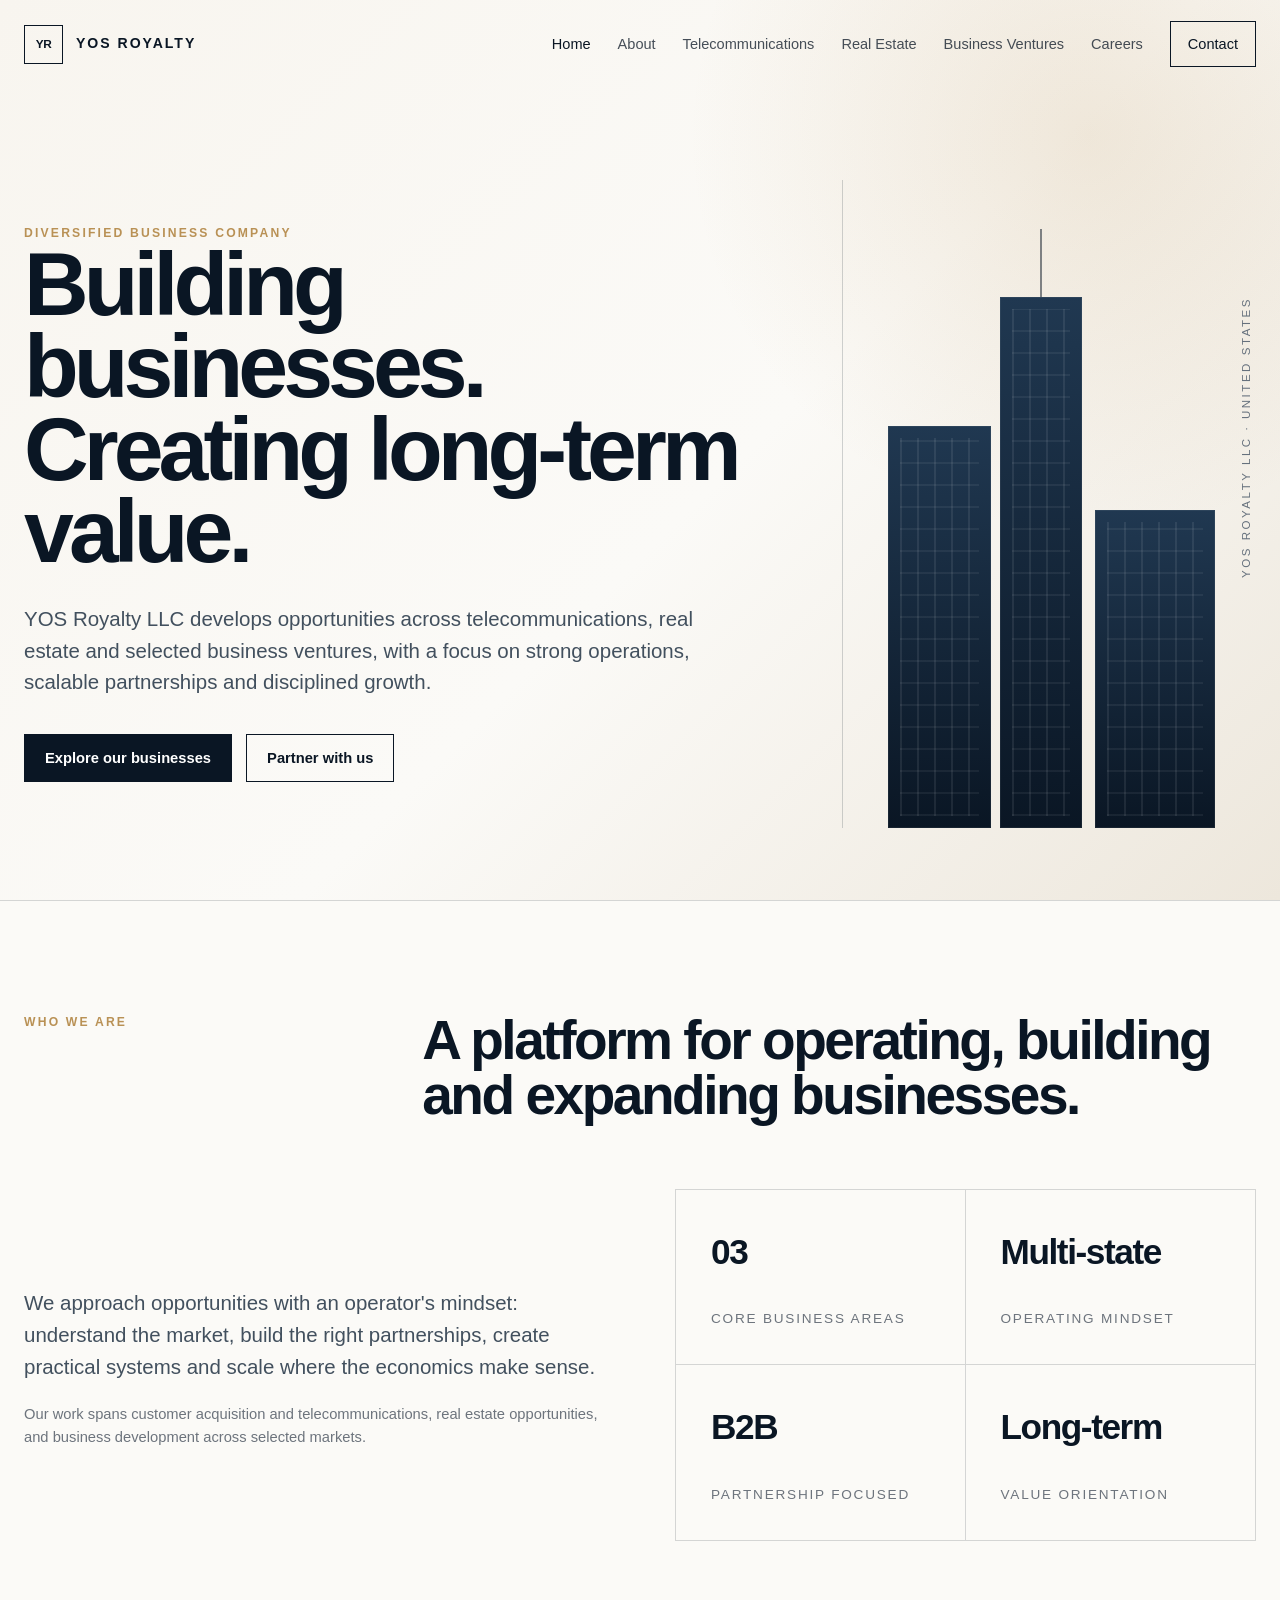
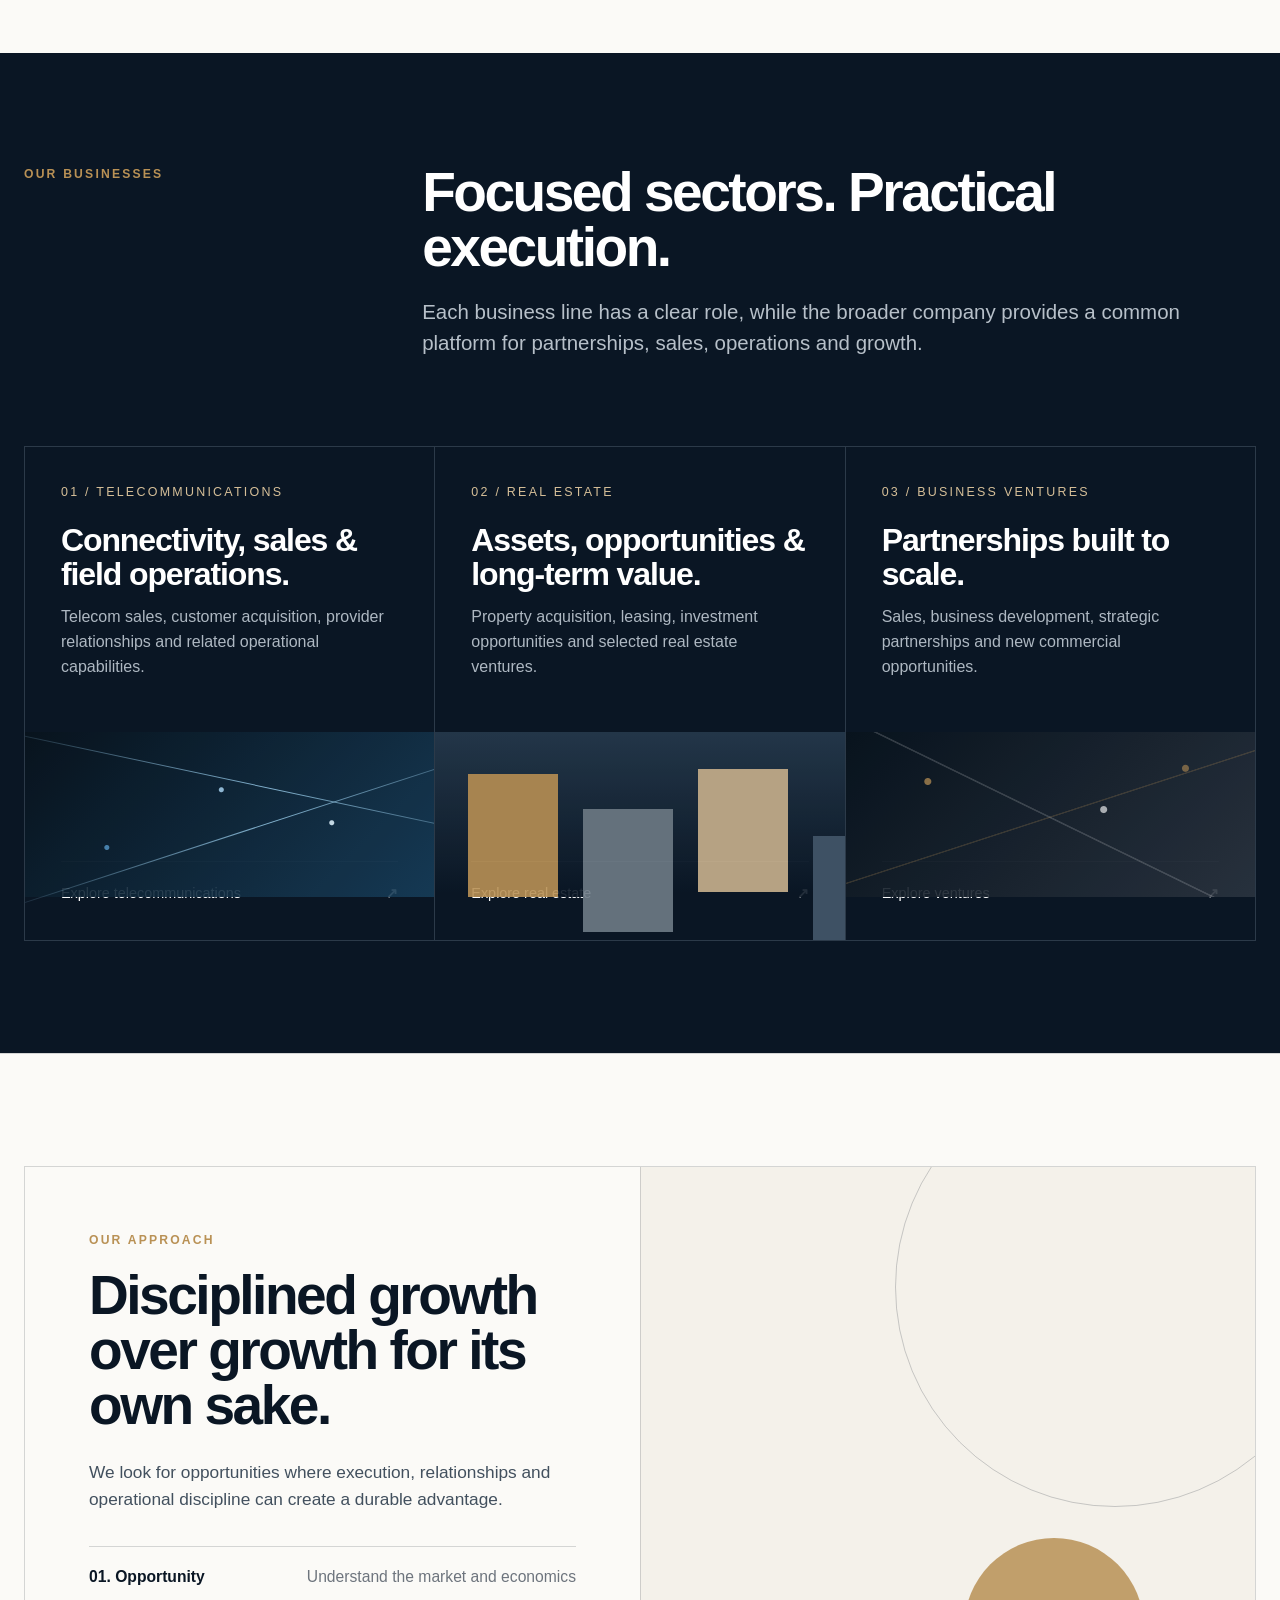
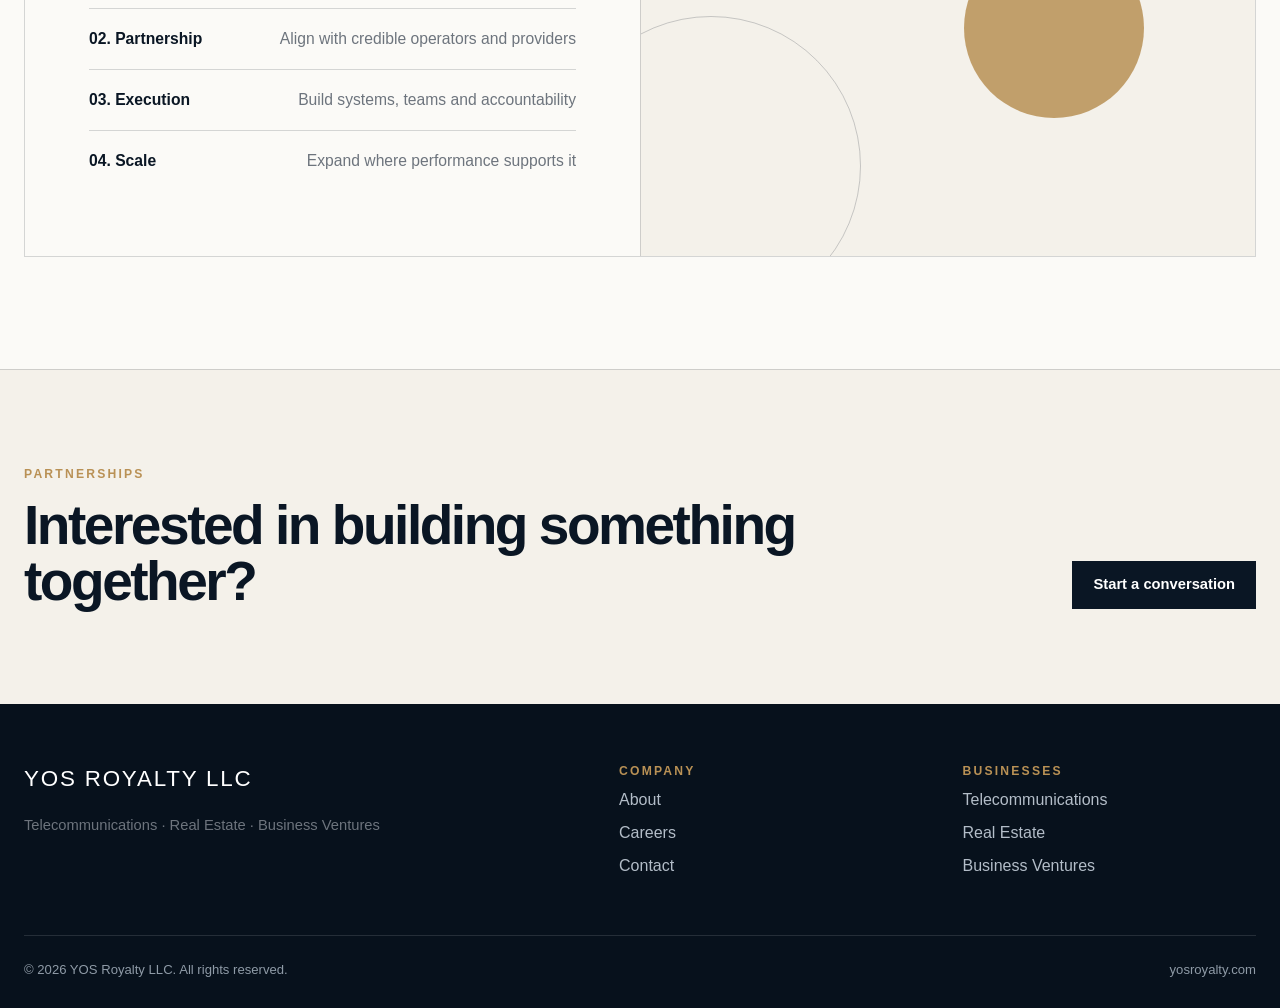
<file: index.html>
<!doctype html>
<html lang="en">
<head>
<meta charset="utf-8"><meta name="viewport" content="width=device-width,initial-scale=1">
<title>YOS Royalty LLC | Telecommunications, Real Estate & Business Ventures</title>
<meta name="description" content="YOS Royalty LLC is a diversified business company focused on telecommunications, real estate, sales, partnerships and scalable business ventures.">
<link rel="stylesheet" href="assets/styles.css">
</head>
<body>
<header class="site-header"><div class="container nav">
<a class="brand" href="index.html"><span class="brand-mark">YR</span><span>YOS ROYALTY</span></a>
<nav class="nav-links"><a class="active" href="index.html">Home</a><a href="about.html">About</a><a href="telecommunications.html">Telecommunications</a><a href="real-estate.html">Real Estate</a><a href="ventures.html">Business Ventures</a><a href="careers.html">Careers</a><a class="nav-cta" href="contact.html">Contact</a></nav>
<button class="menu-btn" aria-label="Menu">☰</button></div></header>

<main>
<section class="hero"><div class="container hero-grid">
<div class="hero-copy reveal"><div class="eyebrow">Diversified business company</div><h1 class="display">Building businesses.<br>Creating long-term value.</h1><p class="lead">YOS Royalty LLC develops opportunities across telecommunications, real estate and selected business ventures, with a focus on strong operations, scalable partnerships and disciplined growth.</p><div class="actions"><a class="btn dark" href="#businesses">Explore our businesses</a><a class="btn" href="contact.html">Partner with us</a></div></div>
<div class="hero-art reveal" aria-hidden="true"><div class="tower t1"></div><div class="tower t2"></div><div class="tower t3"></div><div class="hero-note">YOS Royalty LLC · United States</div></div>
</div></section>

<section class="section"><div class="container">
<div class="section-head reveal"><div class="eyebrow">Who we are</div><div><h2 class="h2">A platform for operating, building and expanding businesses.</h2></div></div>
<div class="who-grid"><div class="reveal"><p class="lead">We approach opportunities with an operator's mindset: understand the market, build the right partnerships, create practical systems and scale where the economics make sense.</p><p class="small">Our work spans customer acquisition and telecommunications, real estate opportunities, and business development across selected markets.</p></div>
<div class="stat-panel reveal"><div class="stat"><strong>03</strong><span>Core business areas</span></div><div class="stat"><strong>Multi-state</strong><span>Operating mindset</span></div><div class="stat"><strong>B2B</strong><span>Partnership focused</span></div><div class="stat"><strong>Long-term</strong><span>Value orientation</span></div></div></div>
</div></section>

<section id="businesses" class="section dark"><div class="container">
<div class="section-head reveal"><div class="eyebrow">Our businesses</div><div><h2 class="h2">Focused sectors. Practical execution.</h2><p class="lead">Each business line has a clear role, while the broader company provides a common platform for partnerships, sales, operations and growth.</p></div></div>
<div class="business-grid reveal">
<a class="business-card" href="telecommunications.html"><span class="num">01 / TELECOMMUNICATIONS</span><h3>Connectivity, sales & field operations.</h3><p>Telecom sales, customer acquisition, provider relationships and related operational capabilities.</p><div class="business-visual fiber"></div><span class="link">Explore telecommunications <b>↗</b></span></a>
<a class="business-card" href="real-estate.html"><span class="num">02 / REAL ESTATE</span><h3>Assets, opportunities & long-term value.</h3><p>Property acquisition, leasing, investment opportunities and selected real estate ventures.</p><div class="business-visual buildings"></div><span class="link">Explore real estate <b>↗</b></span></a>
<a class="business-card" href="ventures.html"><span class="num">03 / BUSINESS VENTURES</span><h3>Partnerships built to scale.</h3><p>Sales, business development, strategic partnerships and new commercial opportunities.</p><div class="business-visual network"></div><span class="link">Explore ventures <b>↗</b></span></a>
</div></div></section>

<section class="section"><div class="container"><div class="approach reveal">
<div class="approach-copy"><div class="eyebrow">Our approach</div><h2 class="h2" style="margin-top:18px">Disciplined growth over growth for its own sake.</h2><p class="lead" style="font-size:1.08rem;margin-top:26px">We look for opportunities where execution, relationships and operational discipline can create a durable advantage.</p><ul class="approach-list"><li><span>01. Opportunity</span><span>Understand the market and economics</span></li><li><span>02. Partnership</span><span>Align with credible operators and providers</span></li><li><span>03. Execution</span><span>Build systems, teams and accountability</span></li><li><span>04. Scale</span><span>Expand where performance supports it</span></li></ul></div>
<div class="approach-graphic"><div class="circle c1"></div><div class="circle c2"></div><div class="circle c3"></div></div>
</div></div></section>

<section class="cta"><div class="container cta-box reveal"><div><div class="eyebrow">Partnerships</div><h2 class="h2" style="margin-top:15px">Interested in building something together?</h2></div><a class="btn dark" href="contact.html">Start a conversation</a></div></section>
</main>

<footer><div class="container"><div class="footer-grid"><div><div class="footer-title">YOS ROYALTY LLC</div><p class="small">Telecommunications · Real Estate · Business Ventures</p></div><div class="footer-links"><div class="eyebrow">Company</div><a href="about.html">About</a><a href="careers.html">Careers</a><a href="contact.html">Contact</a></div><div class="footer-links"><div class="eyebrow">Businesses</div><a href="telecommunications.html">Telecommunications</a><a href="real-estate.html">Real Estate</a><a href="ventures.html">Business Ventures</a></div></div><div class="footer-bottom"><span>© 2026 YOS Royalty LLC. All rights reserved.</span><span>yosroyalty.com</span></div></div></footer>
<script src="assets/script.js"></script>
</body></html>
</file>
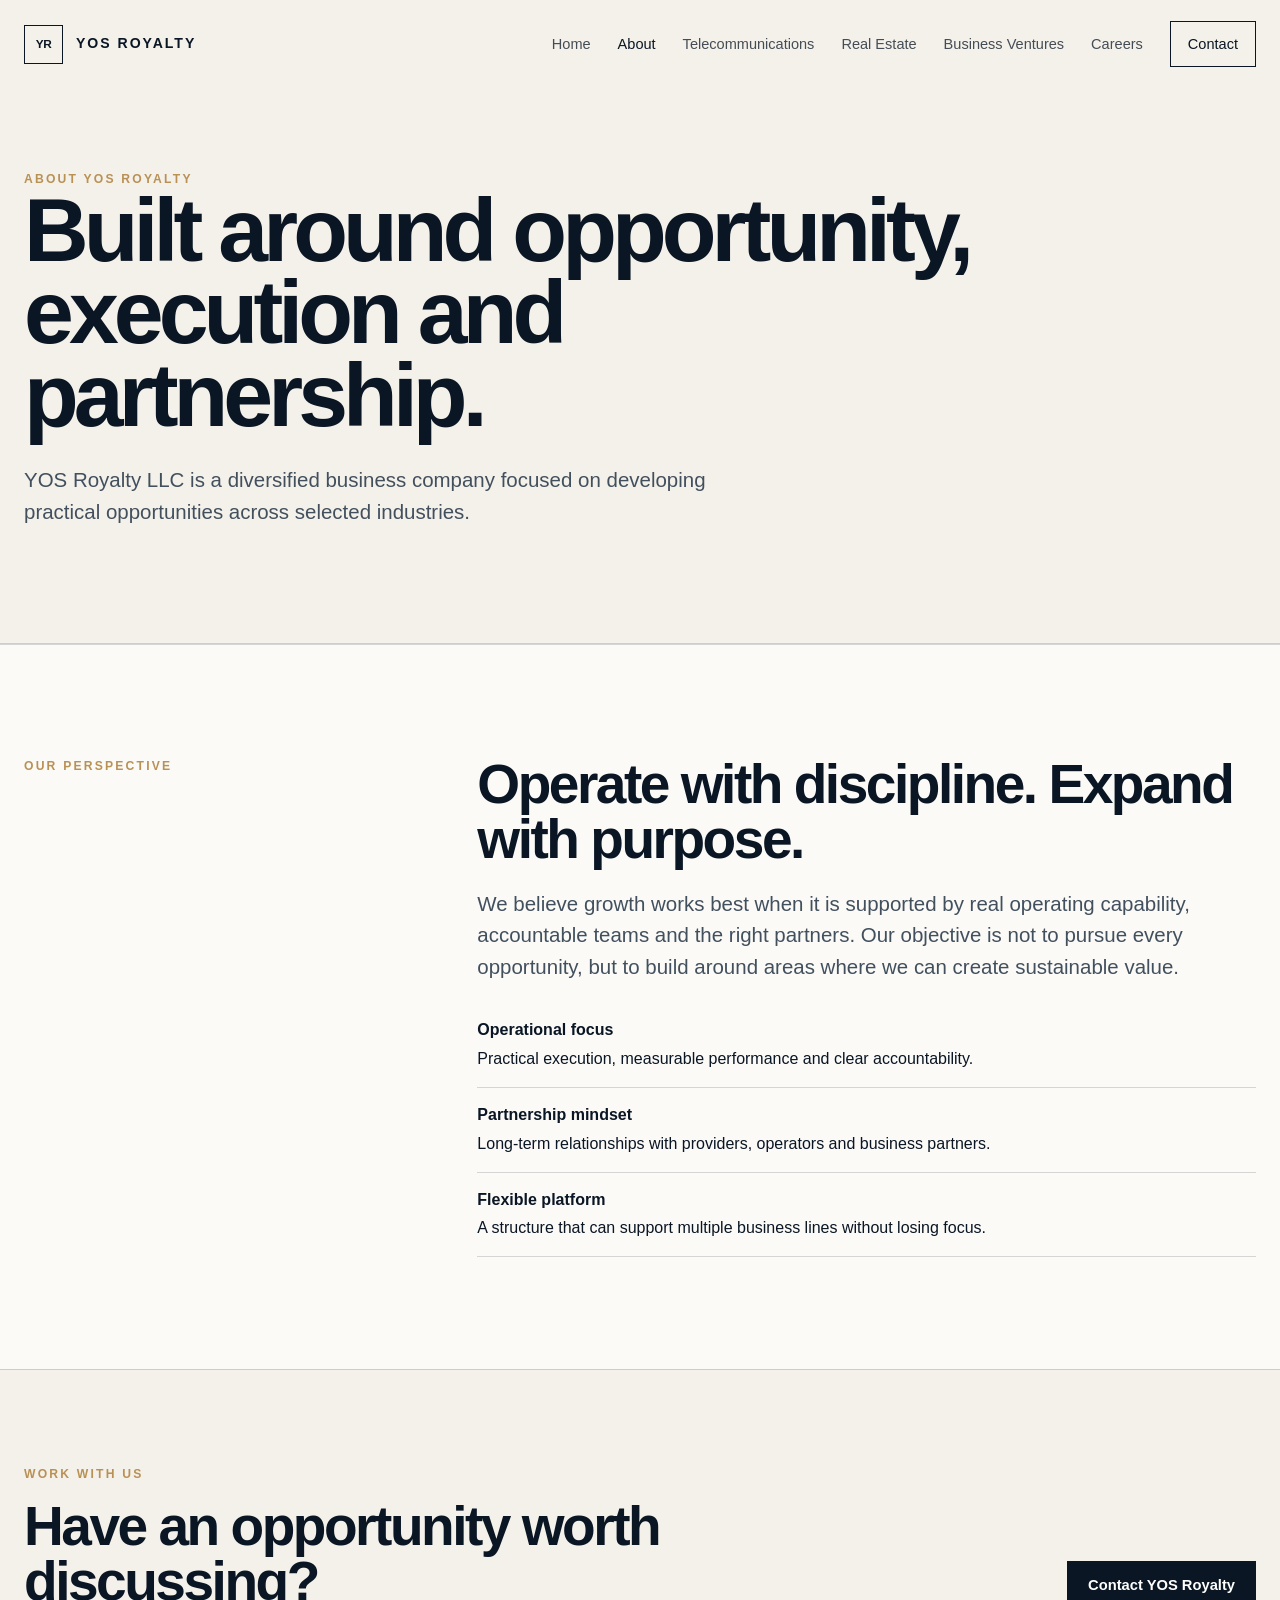
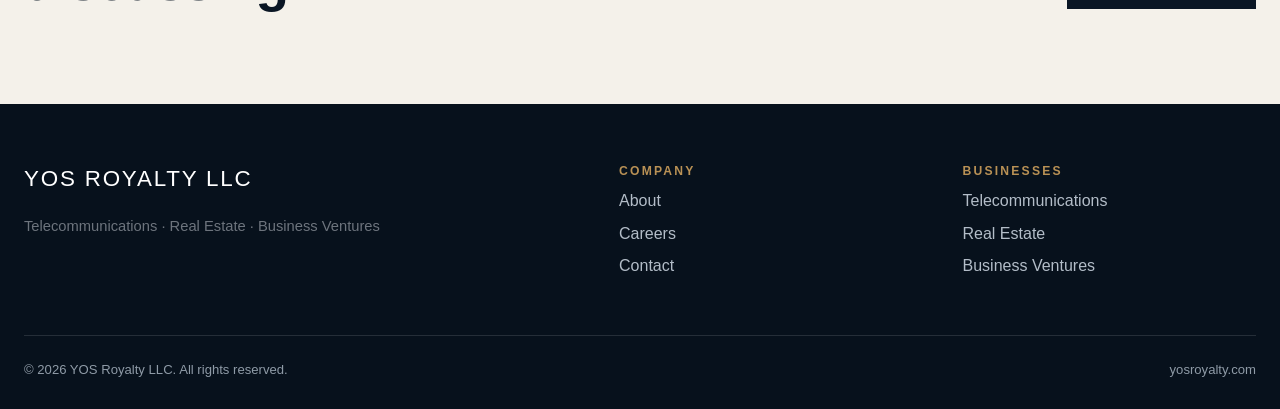
<file: about.html>
<!doctype html><html lang="en"><head><meta charset="utf-8"><meta name="viewport" content="width=device-width,initial-scale=1"><title>About | YOS Royalty LLC</title><meta name="description" content="Learn about YOS Royalty LLC and its approach to building opportunities across telecommunications, real estate and business ventures."><link rel="stylesheet" href="assets/styles.css"></head><body>
<header class="site-header"><div class="container nav"><a class="brand" href="index.html"><span class="brand-mark">YR</span><span>YOS ROYALTY</span></a><nav class="nav-links"><a href="index.html">Home</a><a class="active" href="about.html">About</a><a href="telecommunications.html">Telecommunications</a><a href="real-estate.html">Real Estate</a><a href="ventures.html">Business Ventures</a><a href="careers.html">Careers</a><a class="nav-cta" href="contact.html">Contact</a></nav><button class="menu-btn" aria-label="Menu">☰</button></div></header>
<main><section class="page-hero"><div class="container reveal"><div class="eyebrow">About YOS Royalty</div><h1 class="display" style="max-width:1000px">Built around opportunity, execution and partnership.</h1><p class="lead">YOS Royalty LLC is a diversified business company focused on developing practical opportunities across selected industries.</p></div></section>
<section class="section"><div class="container detail-grid"><div class="eyebrow reveal">Our perspective</div><div class="reveal"><h2 class="h2">Operate with discipline. Expand with purpose.</h2><p class="lead">We believe growth works best when it is supported by real operating capability, accountable teams and the right partners. Our objective is not to pursue every opportunity, but to build around areas where we can create sustainable value.</p><ul class="detail-list"><li><strong>Operational focus</strong>Practical execution, measurable performance and clear accountability.</li><li><strong>Partnership mindset</strong>Long-term relationships with providers, operators and business partners.</li><li><strong>Flexible platform</strong>A structure that can support multiple business lines without losing focus.</li></ul></div></div></section>
<section class="cta"><div class="container cta-box reveal"><div><div class="eyebrow">Work with us</div><h2 class="h2" style="margin-top:15px">Have an opportunity worth discussing?</h2></div><a class="btn dark" href="contact.html">Contact YOS Royalty</a></div></section></main>
<footer><div class="container"><div class="footer-grid"><div><div class="footer-title">YOS ROYALTY LLC</div><p class="small">Telecommunications · Real Estate · Business Ventures</p></div><div class="footer-links"><div class="eyebrow">Company</div><a href="about.html">About</a><a href="careers.html">Careers</a><a href="contact.html">Contact</a></div><div class="footer-links"><div class="eyebrow">Businesses</div><a href="telecommunications.html">Telecommunications</a><a href="real-estate.html">Real Estate</a><a href="ventures.html">Business Ventures</a></div></div><div class="footer-bottom"><span>© 2026 YOS Royalty LLC. All rights reserved.</span><span>yosroyalty.com</span></div></div></footer><script src="assets/script.js"></script></body></html>
</file>
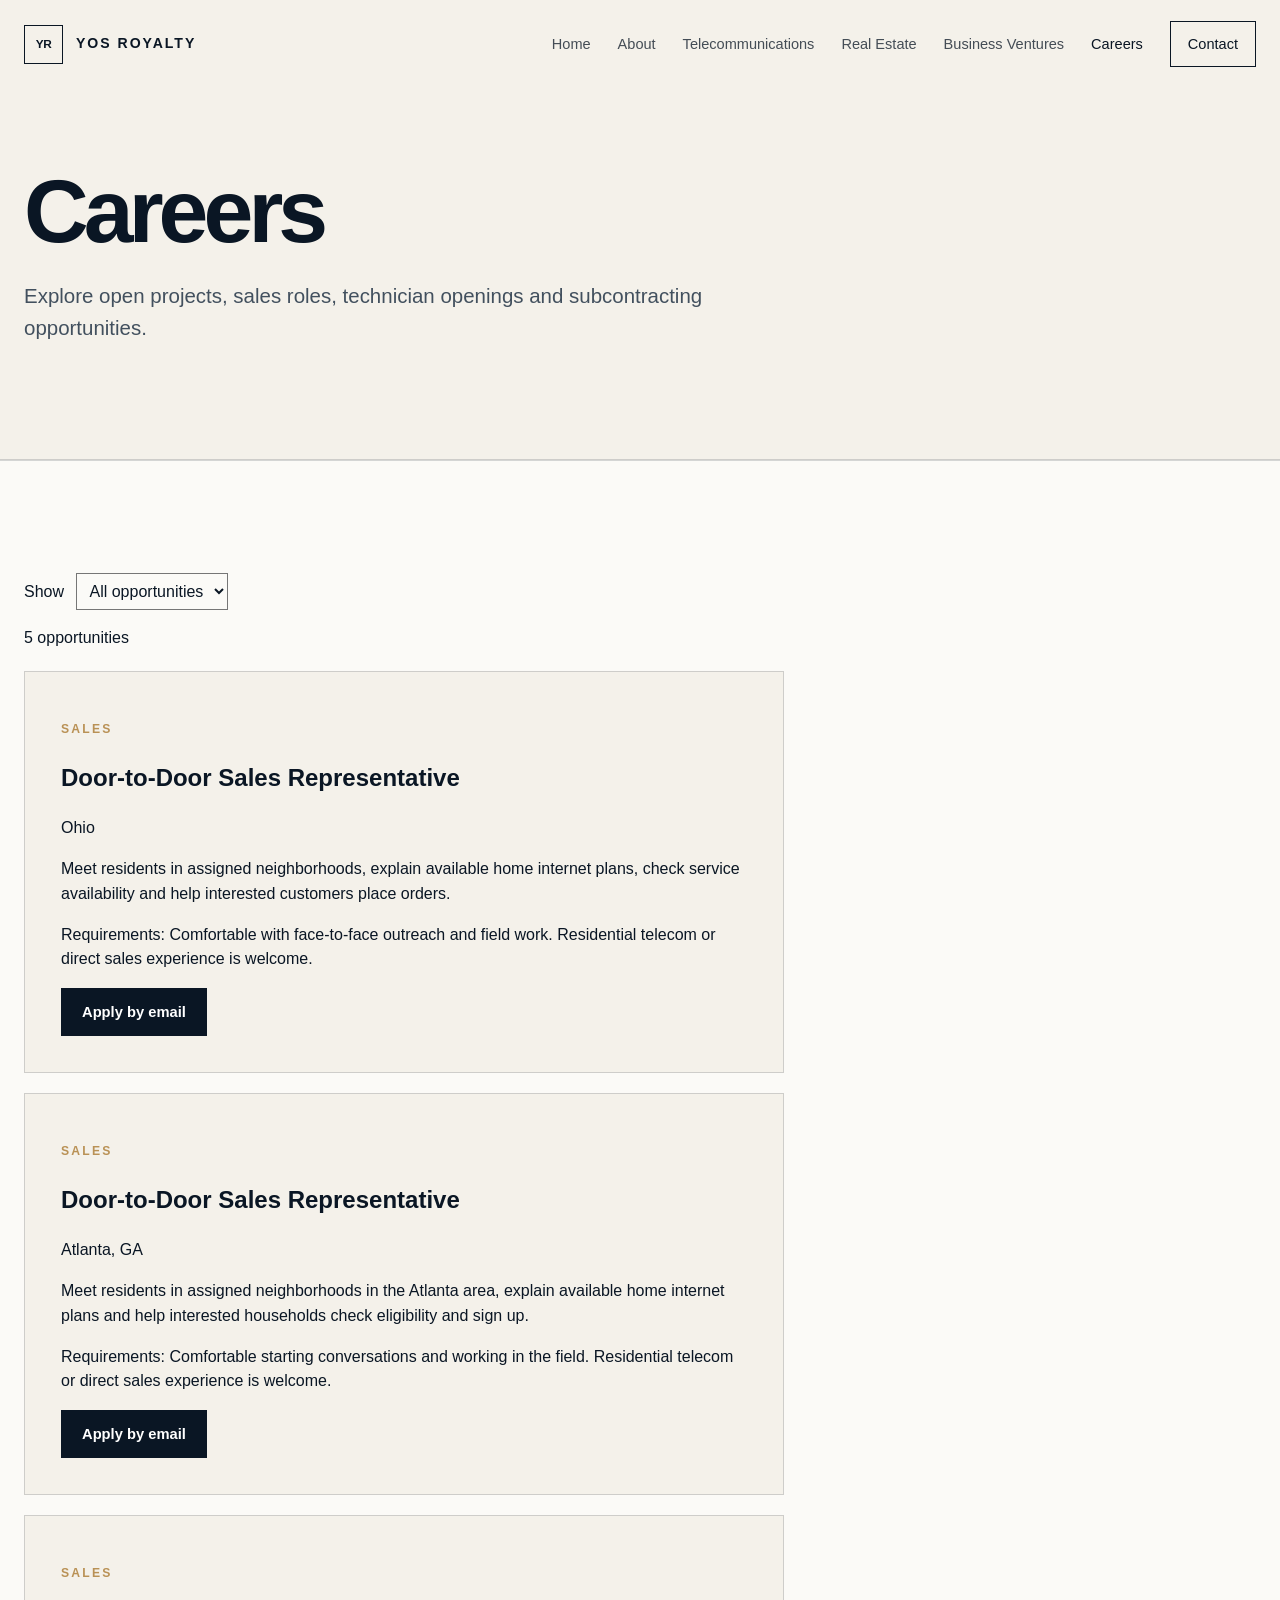
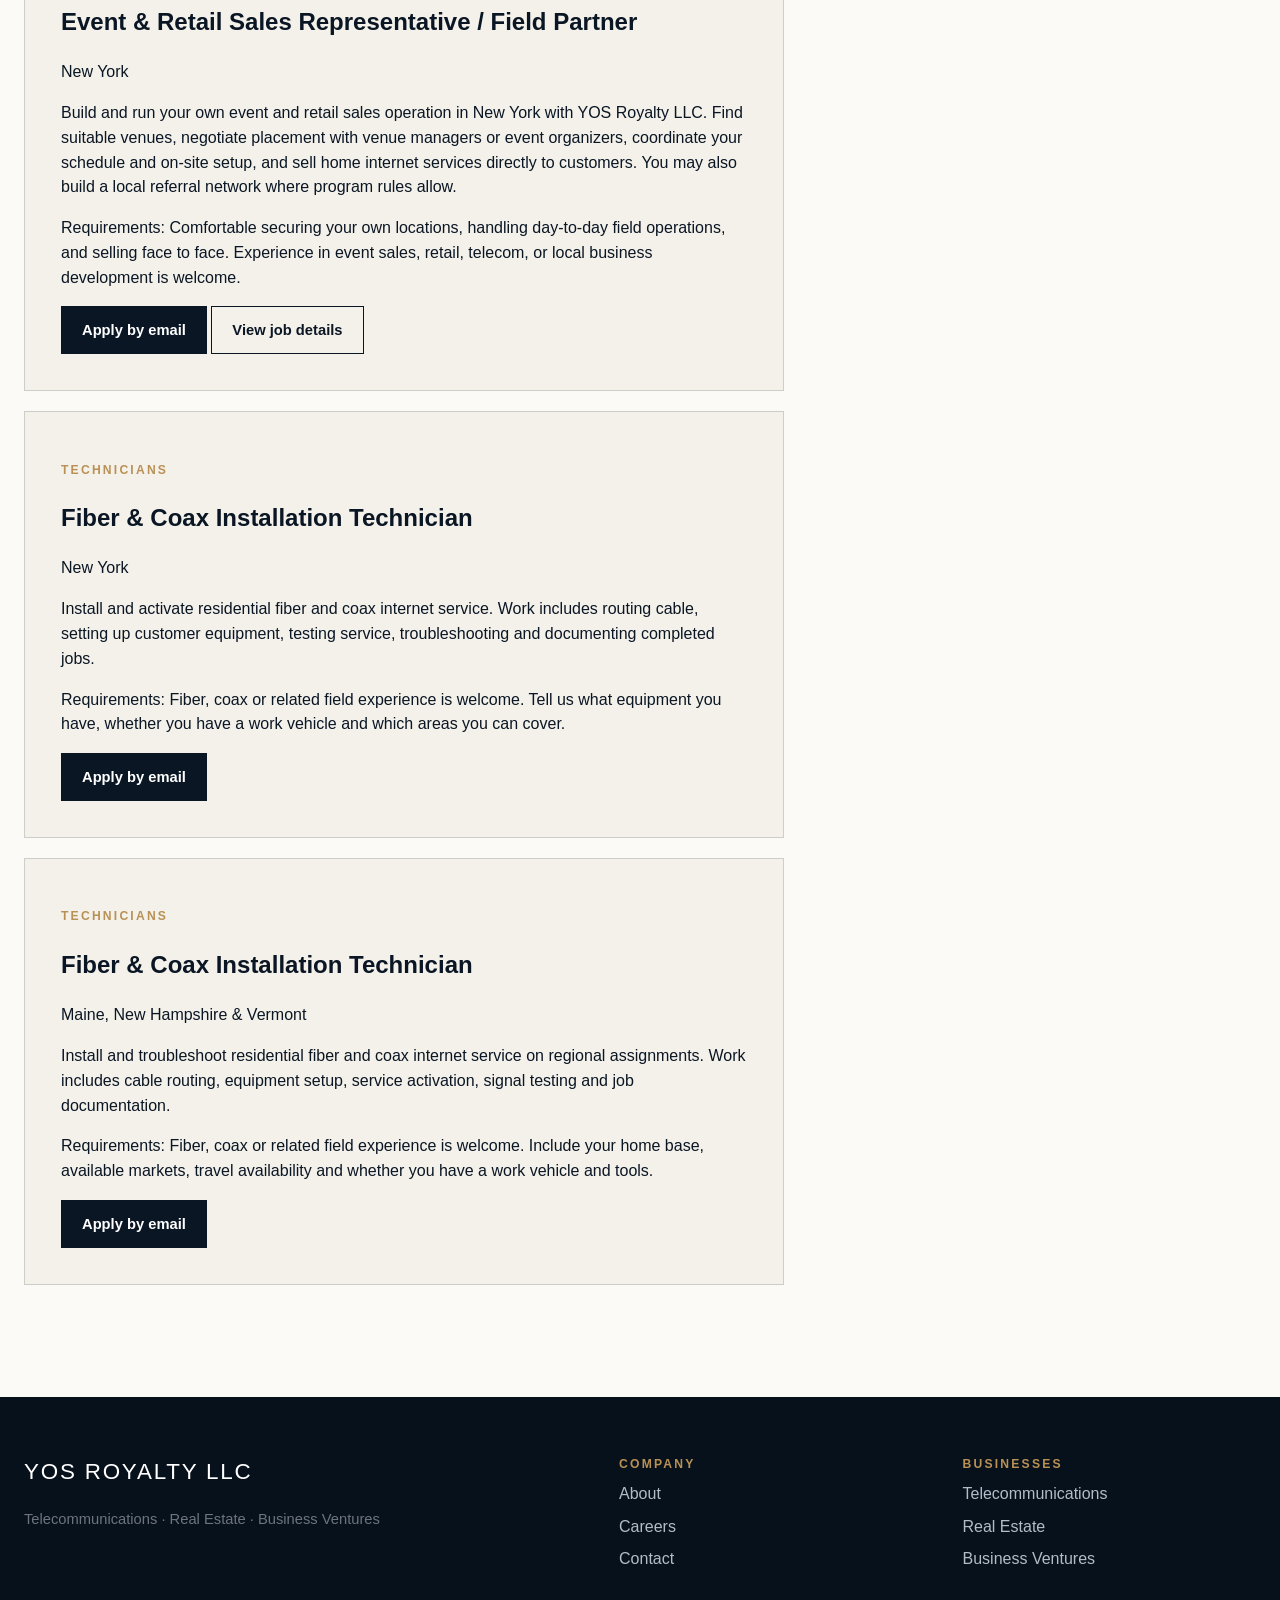
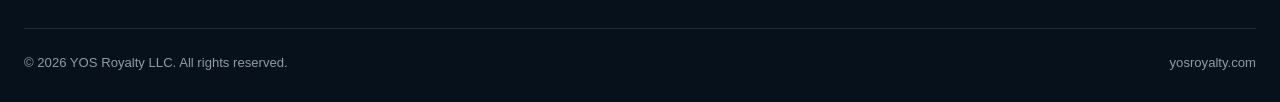
<file: careers.html>
<!doctype html>
<html lang="en">
<head>
<meta charset="utf-8">
<meta name="viewport" content="width=device-width,initial-scale=1">
<title>Careers | YOS Royalty LLC</title>
<meta name="description" content="Find open projects, sales and technician roles and subcontracting opportunities with YOS Royalty LLC.">
<link rel="stylesheet" href="assets/styles.css">
</head>
<body>
<header class="site-header"><div class="container nav"><a class="brand" href="index.html"><span class="brand-mark">YR</span><span>YOS ROYALTY</span></a><nav class="nav-links"><a href="index.html">Home</a><a href="about.html">About</a><a href="telecommunications.html">Telecommunications</a><a href="real-estate.html">Real Estate</a><a href="ventures.html">Business Ventures</a><a class="active" aria-current="page" href="careers.html">Careers</a><a class="nav-cta active" href="contact.html">Contact</a></nav><button class="menu-btn" aria-label="Menu">☰</button></div></header>
<main>
<section class="page-hero"><div class="container">
<h1 class="display">Careers</h1>
<p class="lead">Explore open projects, sales roles, technician openings and subcontracting opportunities.</p>
</div></section>
<section class="section"><div class="container">
<label for="listing-filter">Show</label>
<select id="listing-filter">
<option value="all">All opportunities</option>
<option value="project">Open Projects</option>
<option value="sales">Sales</option>
<option value="technician">Technicians</option>
<option value="subcontractor">Subcontractors</option>
</select>
<p id="listing-status" role="status">Loading opportunities…</p>
<div id="listings"></div>
<noscript><p>Enable JavaScript to view openings, or <a href="contact.html">contact us</a>.</p></noscript>
</div></section>
</main>
<footer><div class="container"><div class="footer-grid"><div><div class="footer-title">YOS ROYALTY LLC</div><p class="small">Telecommunications · Real Estate · Business Ventures</p></div><div class="footer-links"><div class="eyebrow">Company</div><a href="about.html">About</a><a href="careers.html">Careers</a><a href="contact.html">Contact</a></div><div class="footer-links"><div class="eyebrow">Businesses</div><a href="telecommunications.html">Telecommunications</a><a href="real-estate.html">Real Estate</a><a href="ventures.html">Business Ventures</a></div></div><div class="footer-bottom"><span>© 2026 YOS Royalty LLC. All rights reserved.</span><span>yosroyalty.com</span></div></div></footer>
<script src="assets/script.js"></script>
<script src="assets/careers.js" defer></script>
</body>
</html>
</file>
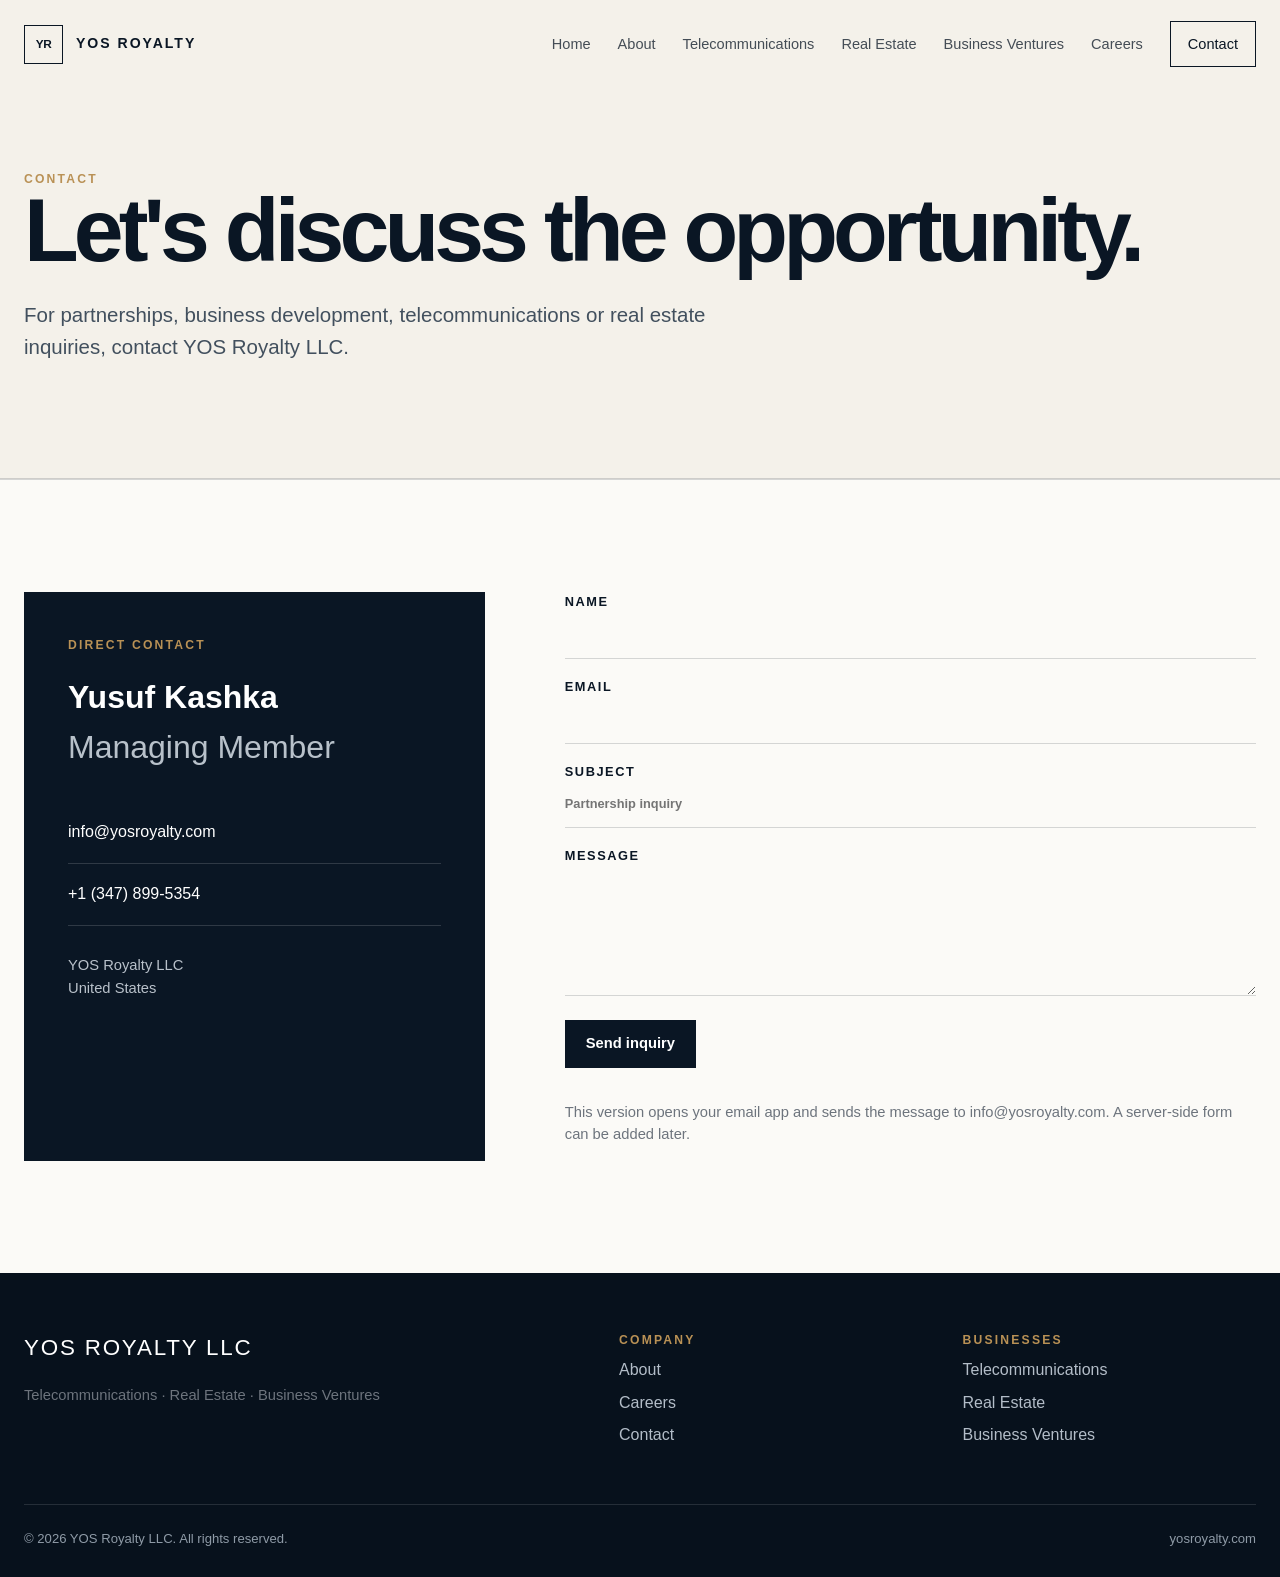
<file: contact.html>
<!doctype html><html lang="en"><head><meta charset="utf-8"><meta name="viewport" content="width=device-width,initial-scale=1"><title>Contact | YOS Royalty LLC</title><meta name="description" content="Contact YOS Royalty LLC for partnership, telecommunications, real estate and business opportunities."><link rel="stylesheet" href="assets/styles.css"></head><body>
<header class="site-header"><div class="container nav"><a class="brand" href="index.html"><span class="brand-mark">YR</span><span>YOS ROYALTY</span></a><nav class="nav-links"><a href="index.html">Home</a><a href="about.html">About</a><a href="telecommunications.html">Telecommunications</a><a href="real-estate.html">Real Estate</a><a href="ventures.html">Business Ventures</a><a href="careers.html">Careers</a><a class="nav-cta active" href="contact.html">Contact</a></nav><button class="menu-btn" aria-label="Menu">☰</button></div></header>
<main><section class="page-hero"><div class="container reveal"><div class="eyebrow">Contact</div><h1 class="display">Let's discuss the opportunity.</h1><p class="lead">For partnerships, business development, telecommunications or real estate inquiries, contact YOS Royalty LLC.</p></div></section>
<section class="section"><div class="container contact-grid"><div class="contact-card reveal"><div class="eyebrow">Direct contact</div><h2 style="font-size:2rem;margin:18px 0 30px">Yusuf Kashka<br><span style="font-weight:400;color:#b8c1ca">Managing Member</span></h2><a href="mailto:info@yosroyalty.com">info@yosroyalty.com</a><a href="tel:+13478995354">+1 (347) 899-5354</a><p class="small" style="margin-top:28px">YOS Royalty LLC<br>United States</p></div><div class="reveal"><form id="contactForm" class="form"><label>Name<input name="name" required></label><label>Email<input type="email" name="email" required></label><label>Subject<input name="subject" placeholder="Partnership inquiry"></label><label>Message<textarea name="message" required></textarea></label><button class="btn dark" type="submit">Send inquiry</button><p class="small">This version opens your email app and sends the message to info@yosroyalty.com. A server-side form can be added later.</p></form></div></div></section></main>
<footer><div class="container"><div class="footer-grid"><div><div class="footer-title">YOS ROYALTY LLC</div><p class="small">Telecommunications · Real Estate · Business Ventures</p></div><div class="footer-links"><div class="eyebrow">Company</div><a href="about.html">About</a><a href="careers.html">Careers</a><a href="contact.html">Contact</a></div><div class="footer-links"><div class="eyebrow">Businesses</div><a href="telecommunications.html">Telecommunications</a><a href="real-estate.html">Real Estate</a><a href="ventures.html">Business Ventures</a></div></div><div class="footer-bottom"><span>© 2026 YOS Royalty LLC. All rights reserved.</span><span>yosroyalty.com</span></div></div></footer><script src="assets/script.js"></script></body></html>
</file>
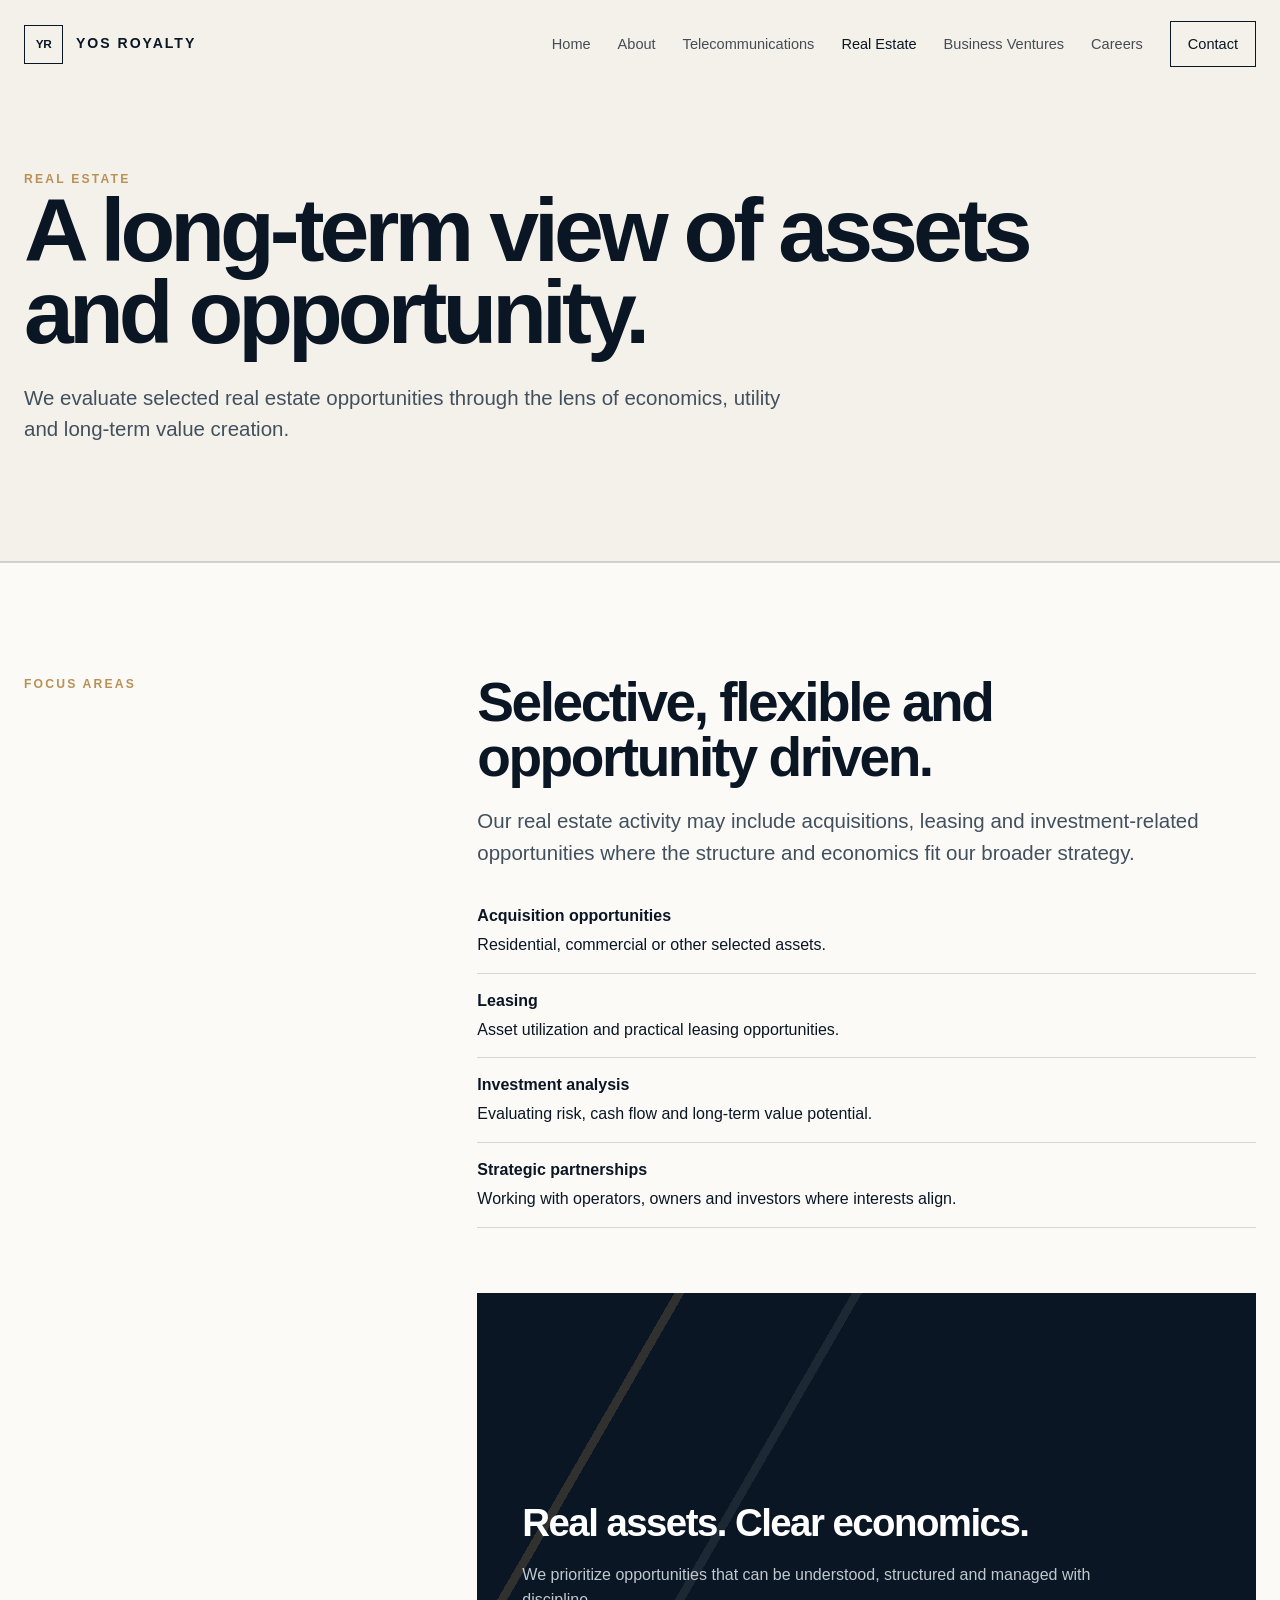
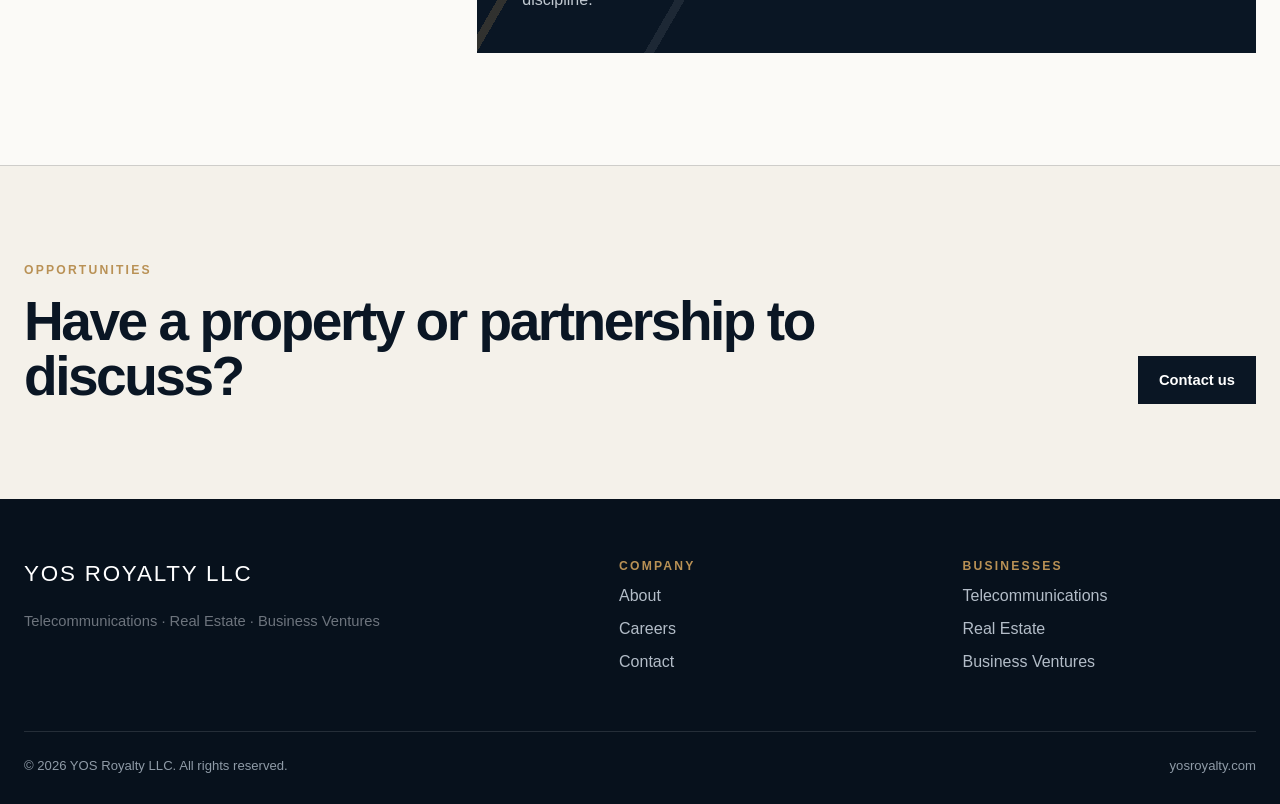
<file: real-estate.html>
<!doctype html><html lang="en"><head><meta charset="utf-8"><meta name="viewport" content="width=device-width,initial-scale=1"><title>Real Estate | YOS Royalty LLC</title><meta name="description" content="YOS Royalty real estate: selected acquisitions, leasing, investment opportunities and property-related ventures."><link rel="stylesheet" href="assets/styles.css"></head><body>
<header class="site-header"><div class="container nav"><a class="brand" href="index.html"><span class="brand-mark">YR</span><span>YOS ROYALTY</span></a><nav class="nav-links"><a href="index.html">Home</a><a href="about.html">About</a><a href="telecommunications.html">Telecommunications</a><a class="active" href="real-estate.html">Real Estate</a><a href="ventures.html">Business Ventures</a><a href="careers.html">Careers</a><a class="nav-cta" href="contact.html">Contact</a></nav><button class="menu-btn" aria-label="Menu">☰</button></div></header>
<main><section class="page-hero"><div class="container reveal"><div class="eyebrow">Real Estate</div><h1 class="display" style="max-width:1050px">A long-term view of assets and opportunity.</h1><p class="lead">We evaluate selected real estate opportunities through the lens of economics, utility and long-term value creation.</p></div></section>
<section class="section"><div class="container detail-grid"><div class="eyebrow reveal">Focus areas</div><div class="reveal"><h2 class="h2">Selective, flexible and opportunity driven.</h2><p class="lead">Our real estate activity may include acquisitions, leasing and investment-related opportunities where the structure and economics fit our broader strategy.</p><ul class="detail-list"><li><strong>Acquisition opportunities</strong>Residential, commercial or other selected assets.</li><li><strong>Leasing</strong>Asset utilization and practical leasing opportunities.</li><li><strong>Investment analysis</strong>Evaluating risk, cash flow and long-term value potential.</li><li><strong>Strategic partnerships</strong>Working with operators, owners and investors where interests align.</li></ul><div class="banner"><div class="banner-copy"><h3>Real assets. Clear economics.</h3><p>We prioritize opportunities that can be understood, structured and managed with discipline.</p></div></div></div></div></section>
<section class="cta"><div class="container cta-box reveal"><div><div class="eyebrow">Opportunities</div><h2 class="h2" style="margin-top:15px">Have a property or partnership to discuss?</h2></div><a class="btn dark" href="contact.html">Contact us</a></div></section></main>
<footer><div class="container"><div class="footer-grid"><div><div class="footer-title">YOS ROYALTY LLC</div><p class="small">Telecommunications · Real Estate · Business Ventures</p></div><div class="footer-links"><div class="eyebrow">Company</div><a href="about.html">About</a><a href="careers.html">Careers</a><a href="contact.html">Contact</a></div><div class="footer-links"><div class="eyebrow">Businesses</div><a href="telecommunications.html">Telecommunications</a><a href="real-estate.html">Real Estate</a><a href="ventures.html">Business Ventures</a></div></div><div class="footer-bottom"><span>© 2026 YOS Royalty LLC. All rights reserved.</span><span>yosroyalty.com</span></div></div></footer><script src="assets/script.js"></script></body></html>
</file>
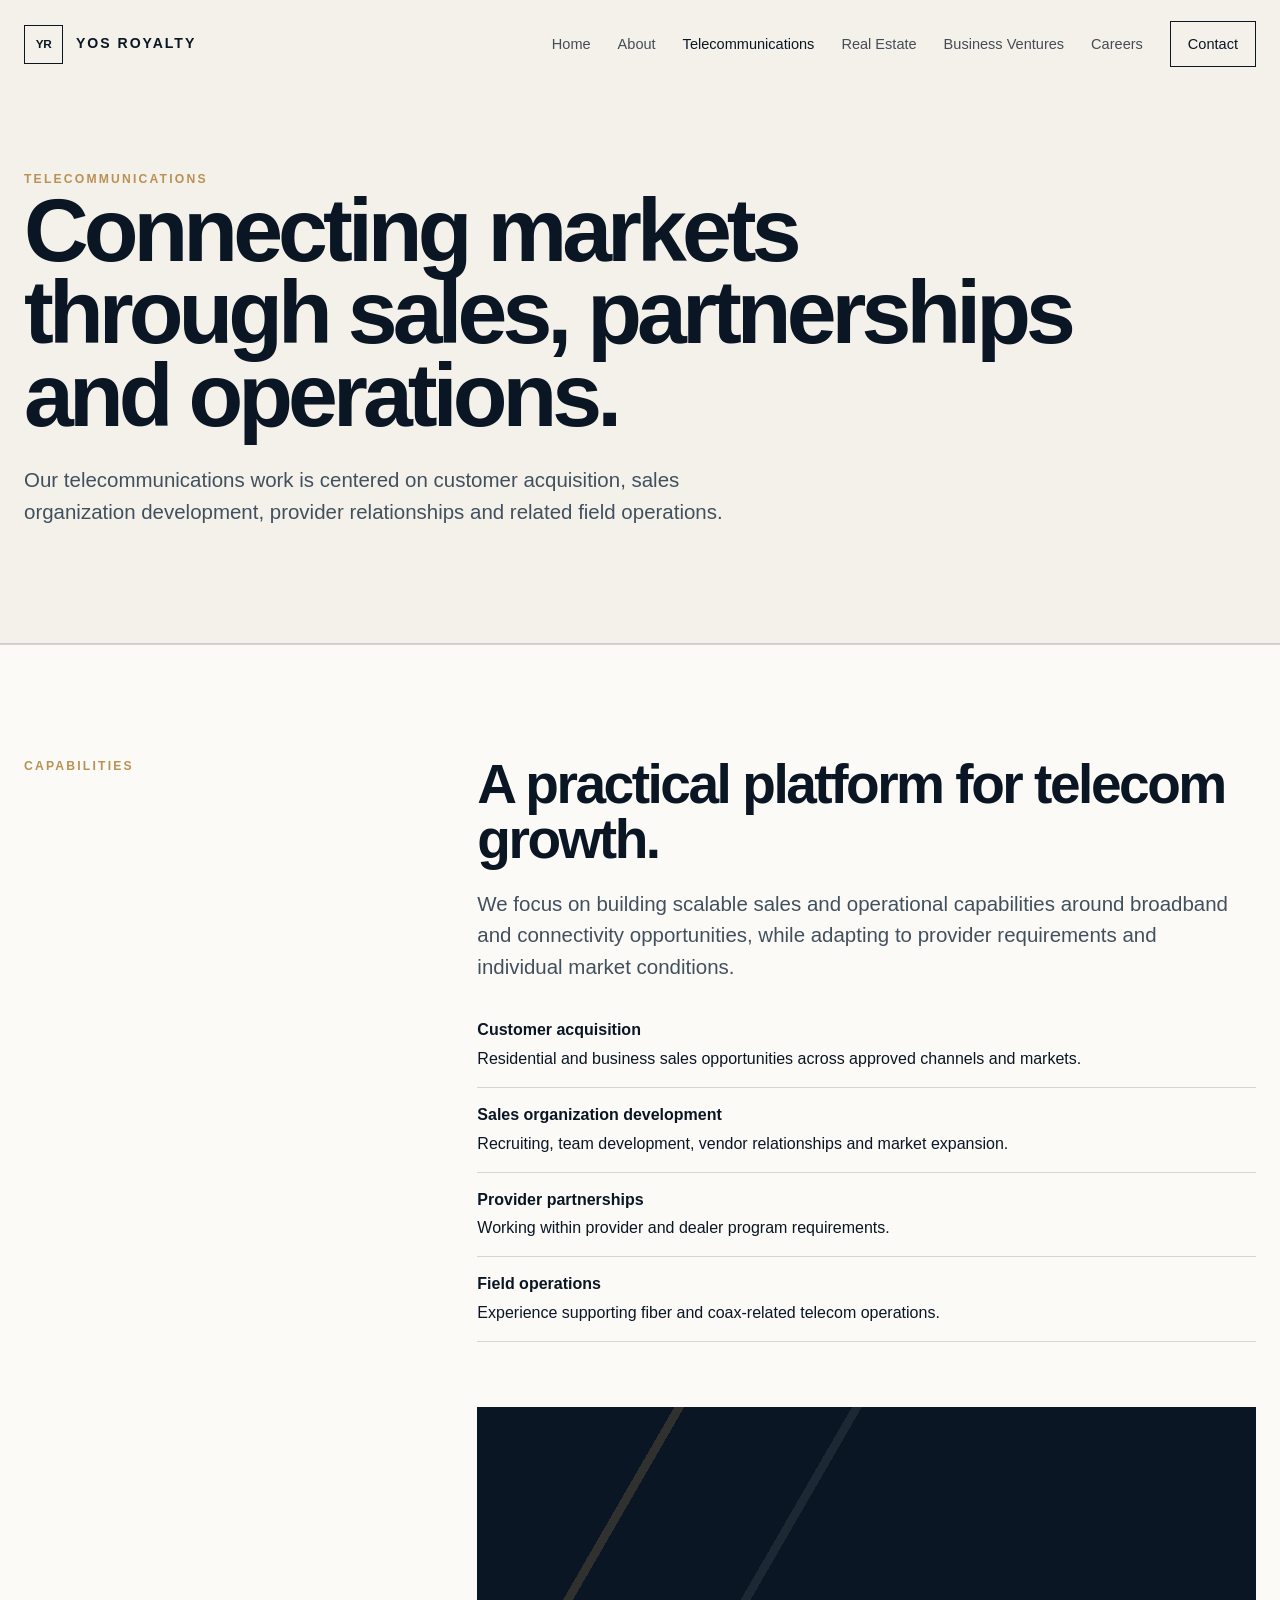
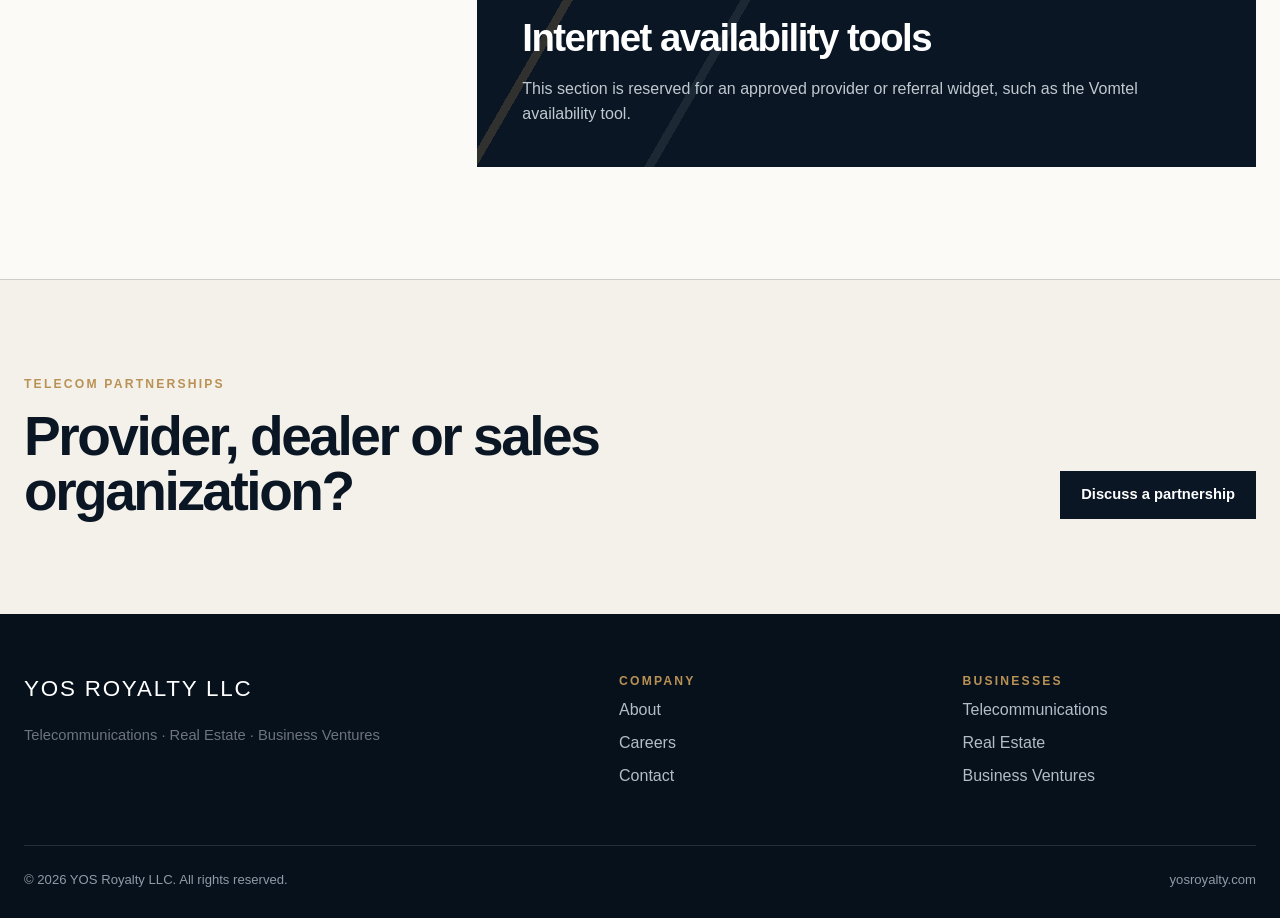
<file: telecommunications.html>
<!doctype html><html lang="en"><head><meta charset="utf-8"><meta name="viewport" content="width=device-width,initial-scale=1"><title>Telecommunications | YOS Royalty LLC</title><meta name="description" content="YOS Royalty telecommunications: sales, customer acquisition, provider relationships and related operations."><link rel="stylesheet" href="assets/styles.css"></head><body>
<header class="site-header"><div class="container nav"><a class="brand" href="index.html"><span class="brand-mark">YR</span><span>YOS ROYALTY</span></a><nav class="nav-links"><a href="index.html">Home</a><a href="about.html">About</a><a class="active" href="telecommunications.html">Telecommunications</a><a href="real-estate.html">Real Estate</a><a href="ventures.html">Business Ventures</a><a href="careers.html">Careers</a><a class="nav-cta" href="contact.html">Contact</a></nav><button class="menu-btn" aria-label="Menu">☰</button></div></header>
<main><section class="page-hero"><div class="container reveal"><div class="eyebrow">Telecommunications</div><h1 class="display" style="max-width:1050px">Connecting markets through sales, partnerships and operations.</h1><p class="lead">Our telecommunications work is centered on customer acquisition, sales organization development, provider relationships and related field operations.</p></div></section>
<section class="section"><div class="container detail-grid"><div class="eyebrow reveal">Capabilities</div><div class="reveal"><h2 class="h2">A practical platform for telecom growth.</h2><p class="lead">We focus on building scalable sales and operational capabilities around broadband and connectivity opportunities, while adapting to provider requirements and individual market conditions.</p><ul class="detail-list"><li><strong>Customer acquisition</strong>Residential and business sales opportunities across approved channels and markets.</li><li><strong>Sales organization development</strong>Recruiting, team development, vendor relationships and market expansion.</li><li><strong>Provider partnerships</strong>Working within provider and dealer program requirements.</li><li><strong>Field operations</strong>Experience supporting fiber and coax-related telecom operations.</li></ul><div id="internet-availability" class="banner"><div class="banner-copy"><h3>Internet availability tools</h3><p>This section is reserved for an approved provider or referral widget, such as the Vomtel availability tool.</p></div></div></div></div></section>
<section class="cta"><div class="container cta-box reveal"><div><div class="eyebrow">Telecom partnerships</div><h2 class="h2" style="margin-top:15px">Provider, dealer or sales organization?</h2></div><a class="btn dark" href="contact.html">Discuss a partnership</a></div></section></main>
<footer><div class="container"><div class="footer-grid"><div><div class="footer-title">YOS ROYALTY LLC</div><p class="small">Telecommunications · Real Estate · Business Ventures</p></div><div class="footer-links"><div class="eyebrow">Company</div><a href="about.html">About</a><a href="careers.html">Careers</a><a href="contact.html">Contact</a></div><div class="footer-links"><div class="eyebrow">Businesses</div><a href="telecommunications.html">Telecommunications</a><a href="real-estate.html">Real Estate</a><a href="ventures.html">Business Ventures</a></div></div><div class="footer-bottom"><span>© 2026 YOS Royalty LLC. All rights reserved.</span><span>yosroyalty.com</span></div></div></footer><script src="assets/script.js"></script></body></html>
</file>
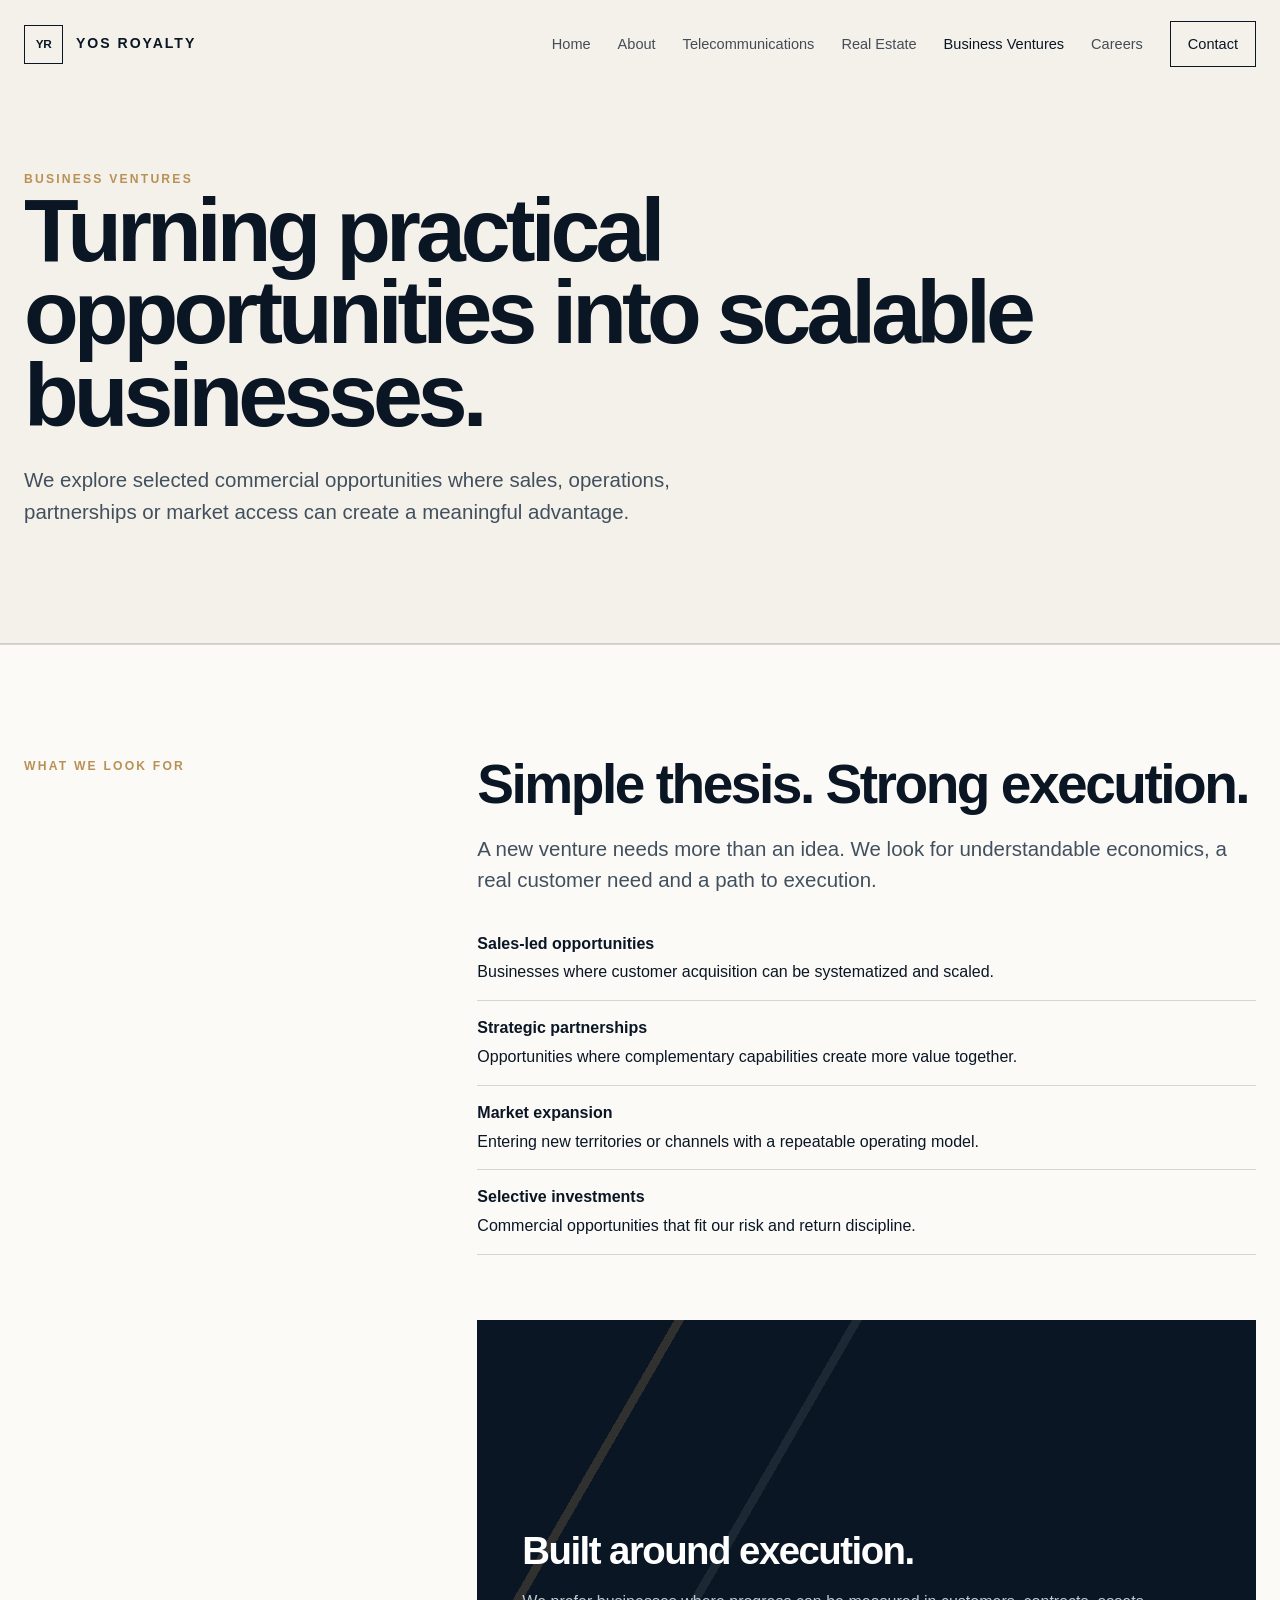
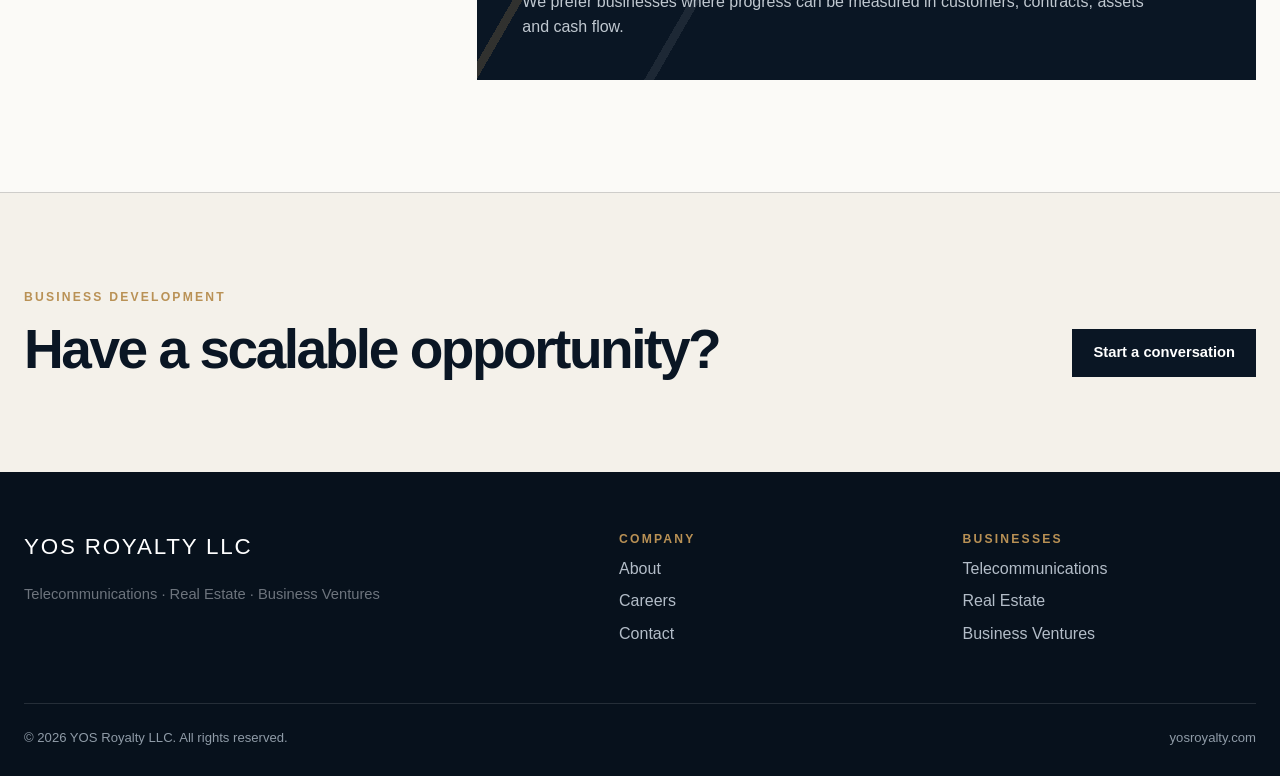
<file: ventures.html>
<!doctype html><html lang="en"><head><meta charset="utf-8"><meta name="viewport" content="width=device-width,initial-scale=1"><title>Business Ventures | YOS Royalty LLC</title><meta name="description" content="YOS Royalty business ventures: sales, business development, strategic partnerships and selected commercial opportunities."><link rel="stylesheet" href="assets/styles.css"></head><body>
<header class="site-header"><div class="container nav"><a class="brand" href="index.html"><span class="brand-mark">YR</span><span>YOS ROYALTY</span></a><nav class="nav-links"><a href="index.html">Home</a><a href="about.html">About</a><a href="telecommunications.html">Telecommunications</a><a href="real-estate.html">Real Estate</a><a class="active" href="ventures.html">Business Ventures</a><a href="careers.html">Careers</a><a class="nav-cta" href="contact.html">Contact</a></nav><button class="menu-btn" aria-label="Menu">☰</button></div></header>
<main><section class="page-hero"><div class="container reveal"><div class="eyebrow">Business Ventures</div><h1 class="display" style="max-width:1100px">Turning practical opportunities into scalable businesses.</h1><p class="lead">We explore selected commercial opportunities where sales, operations, partnerships or market access can create a meaningful advantage.</p></div></section>
<section class="section"><div class="container detail-grid"><div class="eyebrow reveal">What we look for</div><div class="reveal"><h2 class="h2">Simple thesis. Strong execution.</h2><p class="lead">A new venture needs more than an idea. We look for understandable economics, a real customer need and a path to execution.</p><ul class="detail-list"><li><strong>Sales-led opportunities</strong>Businesses where customer acquisition can be systematized and scaled.</li><li><strong>Strategic partnerships</strong>Opportunities where complementary capabilities create more value together.</li><li><strong>Market expansion</strong>Entering new territories or channels with a repeatable operating model.</li><li><strong>Selective investments</strong>Commercial opportunities that fit our risk and return discipline.</li></ul><div class="banner"><div class="banner-copy"><h3>Built around execution.</h3><p>We prefer businesses where progress can be measured in customers, contracts, assets and cash flow.</p></div></div></div></div></section>
<section class="cta"><div class="container cta-box reveal"><div><div class="eyebrow">Business development</div><h2 class="h2" style="margin-top:15px">Have a scalable opportunity?</h2></div><a class="btn dark" href="contact.html">Start a conversation</a></div></section></main>
<footer><div class="container"><div class="footer-grid"><div><div class="footer-title">YOS ROYALTY LLC</div><p class="small">Telecommunications · Real Estate · Business Ventures</p></div><div class="footer-links"><div class="eyebrow">Company</div><a href="about.html">About</a><a href="careers.html">Careers</a><a href="contact.html">Contact</a></div><div class="footer-links"><div class="eyebrow">Businesses</div><a href="telecommunications.html">Telecommunications</a><a href="real-estate.html">Real Estate</a><a href="ventures.html">Business Ventures</a></div></div><div class="footer-bottom"><span>© 2026 YOS Royalty LLC. All rights reserved.</span><span>yosroyalty.com</span></div></div></footer><script src="assets/script.js"></script></body></html>
</file>
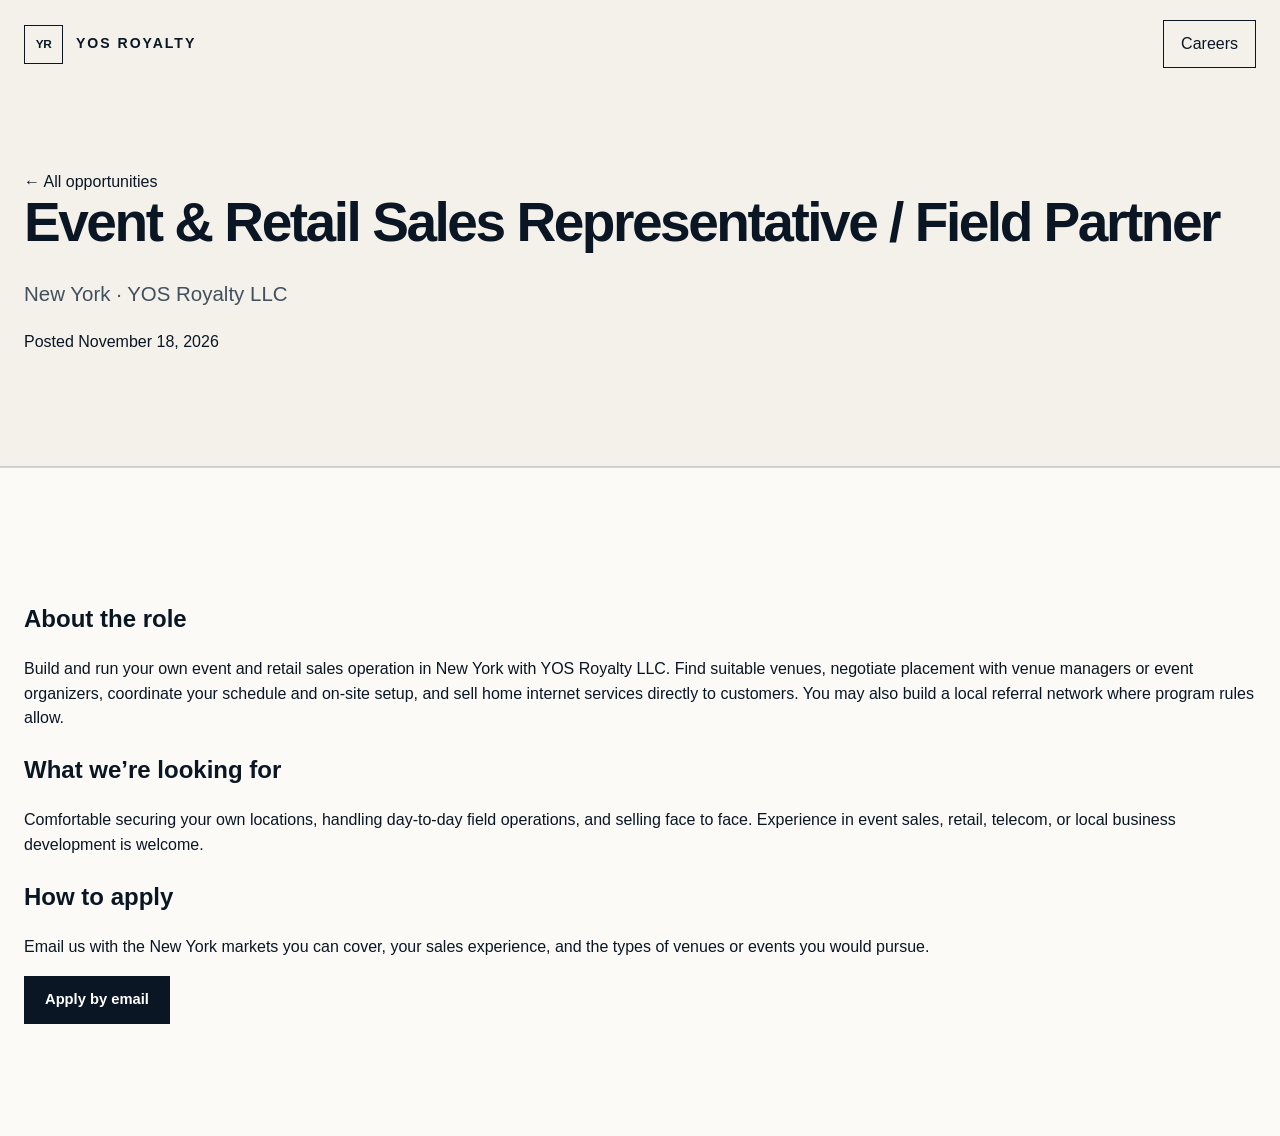
<file: jobs/event-retail-sales-new-york.html>
<!doctype html>
<html lang="en">
<head>
<meta charset="utf-8">
<meta name="viewport" content="width=device-width,initial-scale=1">
<title>Event &amp; Retail Sales Representative / Field Partner – New York | YOS Royalty LLC</title>
<meta name="description" content="Build and run your own event and retail sales operation in New York with YOS Royalty LLC. Find suitable venues, negotiate placement with venue managers or event organizers, coordinate your schedule and on-site setup, and sell home internet services directly to customers. You may also build a local referral network where program rules allow.">
<link rel="canonical" href="https://yosroyalty.com/jobs/event-retail-sales-new-york.html">
<link rel="stylesheet" href="../assets/styles.css">
<script type="application/ld+json">
{
  "@context": "https://schema.org",
  "@type": "JobPosting",
  "title": "Event & Retail Sales Representative / Field Partner",
  "description": "\u003cp>Build and run your own event and retail sales operation in New York with YOS Royalty LLC. Find suitable venues, negotiate placement with venue managers or event organizers, coordinate your schedule and on-site setup, and sell home internet services directly to customers. You may also build a local referral network where program rules allow.\u003c/p>\u003cp>Comfortable securing your own locations, handling day-to-day field operations, and selling face to face. Experience in event sales, retail, telecom, or local business development is welcome.\u003c/p>",
  "datePosted": "2026-11-18",
  "hiringOrganization": {
    "@type": "Organization",
    "name": "YOS Royalty LLC",
    "sameAs": "https://yosroyalty.com/"
  },
  "jobLocation": {
    "@type": "Place",
    "address": {
      "@type": "PostalAddress",
      "addressRegion": "NY",
      "addressCountry": "US"
    }
  }
}
</script>
</head>
<body>
<header class="site-header"><div class="container nav">
<a class="brand" href="../index.html"><span class="brand-mark">YR</span><span>YOS ROYALTY</span></a>
<a class="nav-cta" href="../careers.html">Careers</a>
</div></header>
<main>
<section class="page-hero"><div class="container">
<a href="../careers.html">← All opportunities</a>
<h1 class="h2">Event &amp; Retail Sales Representative / Field Partner</h1>
<p class="lead">New York · YOS Royalty LLC</p>
<p>Posted <time datetime="2026-11-18">November 18, 2026</time></p>
</div></section>
<section class="section"><div class="container">
<h2>About the role</h2>
<p>Build and run your own event and retail sales operation in New York with YOS Royalty LLC. Find suitable venues, negotiate placement with venue managers or event organizers, coordinate your schedule and on-site setup, and sell home internet services directly to customers. You may also build a local referral network where program rules allow.</p>
<h2>What we’re looking for</h2>
<p>Comfortable securing your own locations, handling day-to-day field operations, and selling face to face. Experience in event sales, retail, telecom, or local business development is welcome.</p>
<h2>How to apply</h2>
<p>Email us with the New York markets you can cover, your sales experience, and the types of venues or events you would pursue.</p>
<a class="btn dark" href="mailto:info@yosroyalty.com?subject=Careers%20inquiry%3A%20Event%20%26%20Retail%20Sales%20Representative%20%2F%20Field%20Partner%20-%20New%20York">Apply by email</a>
</div></section>
</main>
</body>
</html>
</file>
<file: assets/styles.css>
:root{
  --ink:#0a1624;
  --ink-2:#14263a;
  --paper:#f4f1ea;
  --paper-2:#fbfaf7;
  --line:rgba(10,22,36,.16);
  --muted:#6d747d;
  --accent:#b99155;
  --accent-2:#d6bf98;
  --white:#ffffff;
  --max:1240px;
}
*{box-sizing:border-box}
html{scroll-behavior:smooth}
body{margin:0;background:var(--paper-2);color:var(--ink);font-family:-apple-system,BlinkMacSystemFont,"Segoe UI",Helvetica,Arial,sans-serif;line-height:1.55}
a{color:inherit;text-decoration:none}
img{max-width:100%;display:block}
button,input,textarea{font:inherit}
.container{width:min(calc(100% - 48px),var(--max));margin:0 auto}
.eyebrow{font-size:.76rem;letter-spacing:.18em;text-transform:uppercase;font-weight:700;color:var(--accent)}
.display{font-size:clamp(3rem,7vw,7.5rem);line-height:.92;letter-spacing:-.055em;font-weight:650;margin:0}
.h2{font-size:clamp(2.2rem,4.3vw,4.8rem);line-height:1;letter-spacing:-.045em;margin:0}
.lead{font-size:clamp(1.05rem,1.6vw,1.35rem);line-height:1.55;color:#42505e;max-width:760px}
.small{font-size:.92rem;color:var(--muted)}

/* Header */
.site-header{position:fixed;top:0;left:0;right:0;z-index:50;transition:.28s ease;border-bottom:1px solid transparent}
.site-header.scrolled{background:rgba(251,250,247,.92);backdrop-filter:blur(18px);border-bottom-color:var(--line)}
.nav{height:88px;display:flex;align-items:center;justify-content:space-between;gap:28px}
.brand{display:flex;align-items:center;gap:13px;font-weight:750;letter-spacing:.14em;font-size:.88rem}
.brand-mark{width:39px;height:39px;border:1px solid currentColor;display:grid;place-items:center;font-size:.74rem;letter-spacing:-.04em}
.nav-links{display:flex;align-items:center;gap:27px;font-size:.91rem}
.nav-links a{opacity:.75;transition:.2s ease}
.nav-links a:hover,.nav-links a.active{opacity:1}
.nav-cta{padding:11px 17px;border:1px solid var(--ink);opacity:1!important}
.menu-btn{display:none;border:0;background:transparent;font-size:1.5rem;padding:8px}

/* Hero */
.hero{min-height:100vh;padding:150px 0 72px;position:relative;overflow:hidden;background:
 radial-gradient(circle at 85% 15%,rgba(185,145,85,.18),transparent 30%),
 linear-gradient(135deg,#f8f5ef 0%,#fbfaf7 55%,#ede7dc 100%)}
.hero-grid{min-height:calc(100vh - 222px);display:grid;grid-template-columns:1.3fr .7fr;align-items:end;gap:48px}
.hero-copy{padding-bottom:46px;position:relative;z-index:3}
.hero-copy .lead{margin:30px 0 36px;max-width:690px}
.actions{display:flex;gap:14px;flex-wrap:wrap}
.btn{display:inline-flex;align-items:center;justify-content:center;min-height:48px;padding:0 20px;border:1px solid var(--ink);font-weight:650;font-size:.92rem;transition:.2s ease}
.btn.dark{background:var(--ink);color:var(--white)}
.btn:hover{transform:translateY(-2px)}
.hero-art{height:72vh;min-height:520px;position:relative;border-left:1px solid rgba(10,22,36,.18);overflow:hidden}
.hero-art::before{content:"";position:absolute;inset:0;background:
 linear-gradient(90deg,transparent 49.7%,rgba(10,22,36,.08) 50%,transparent 50.3%),
 linear-gradient(0deg,transparent 49.7%,rgba(10,22,36,.08) 50%,transparent 50.3%);background-size:92px 92px}
.tower{position:absolute;bottom:0;background:linear-gradient(180deg,#203851,#0a1624);box-shadow:inset 0 0 0 1px rgba(255,255,255,.06)}
.tower::after{content:"";position:absolute;inset:12px;background:repeating-linear-gradient(90deg,rgba(255,255,255,.08) 0 2px,transparent 2px 17px),repeating-linear-gradient(0deg,rgba(255,255,255,.06) 0 2px,transparent 2px 22px)}
.t1{left:11%;width:25%;height:62%}.t2{left:38%;width:20%;height:82%}.t3{left:61%;width:29%;height:49%}
.t2::before{content:"";position:absolute;left:50%;transform:translateX(-50%);top:-68px;width:1px;height:68px;background:var(--ink)}
.hero-note{position:absolute;right:0;top:18%;writing-mode:vertical-rl;transform:rotate(180deg);font-size:.72rem;letter-spacing:.22em;text-transform:uppercase;color:#66717d}

/* Sections */
.section{padding:112px 0;border-top:1px solid var(--line)}
.section.dark{background:var(--ink);color:white;border-top:0}
.section.dark .lead,.section.dark .small{color:#b7c0c9}
.section-head{display:grid;grid-template-columns:.42fr 1fr;gap:48px;align-items:start;margin-bottom:66px}
.section-head .h2{max-width:850px}

.who-grid{display:grid;grid-template-columns:1fr 1fr;gap:70px;align-items:center}
.stat-panel{display:grid;grid-template-columns:1fr 1fr;border:1px solid var(--line)}
.stat{padding:35px;min-height:175px;border-right:1px solid var(--line);border-bottom:1px solid var(--line);display:flex;flex-direction:column;justify-content:space-between}
.stat:nth-child(2n){border-right:0}.stat:nth-last-child(-n+2){border-bottom:0}
.stat strong{font-size:2.2rem;letter-spacing:-.04em}
.stat span{font-size:.85rem;text-transform:uppercase;letter-spacing:.13em;color:var(--muted)}

.business-grid{display:grid;grid-template-columns:repeat(3,1fr);gap:1px;background:#2c3a49;border:1px solid #2c3a49}
.business-card{min-height:470px;background:var(--ink);padding:36px;display:flex;flex-direction:column;position:relative;overflow:hidden;transition:.3s ease}
.business-card:hover{background:#11283d}
.business-card .num{color:var(--accent-2);font-size:.78rem;letter-spacing:.18em}
.business-card h3{font-size:2rem;line-height:1.05;letter-spacing:-.035em;margin:22px 0 14px}
.business-card p{color:#aeb8c2;margin:0 0 26px;max-width:330px}
.business-card .link{margin-top:auto;color:white;font-size:.9rem;display:flex;justify-content:space-between;align-items:center;padding-top:20px;border-top:1px solid rgba(255,255,255,.18)}
.business-visual{height:165px;margin:26px -36px -36px;position:relative;opacity:.9}
.fiber{background:radial-gradient(circle at 20% 70%,#4d8bb9 0 2px,transparent 3px),radial-gradient(circle at 48% 35%,#9dc8e5 0 2px,transparent 3px),radial-gradient(circle at 75% 55%,#d7ecf7 0 2px,transparent 3px),linear-gradient(135deg,#08131d,#173d59)}
.fiber::before,.fiber::after{content:"";position:absolute;width:150%;height:1px;background:linear-gradient(90deg,transparent,#8ec1df,transparent);transform:rotate(-18deg);left:-15%;top:55%}.fiber::after{top:34%;transform:rotate(12deg)}
.buildings{background:linear-gradient(180deg,#263a4d,#0a1624)}
.buildings::before{content:"";position:absolute;left:8%;bottom:0;width:22%;height:74%;background:#b99155;box-shadow:115px 35px 0 #6e7b86,230px -5px 0 #c9b28e,345px 62px 0 #44586b}
.network{background:radial-gradient(circle at 20% 30%,rgba(185,145,85,.8) 0 3px,transparent 4px),radial-gradient(circle at 63% 47%,rgba(255,255,255,.7) 0 3px,transparent 4px),radial-gradient(circle at 83% 22%,rgba(185,145,85,.65) 0 3px,transparent 4px),linear-gradient(135deg,#08131d,#2b3440)}
.network::before{content:"";position:absolute;inset:0;background:linear-gradient(26deg,transparent 48.8%,rgba(255,255,255,.18) 49%,rgba(255,255,255,.18) 49.3%,transparent 49.5%),linear-gradient(-18deg,transparent 48.8%,rgba(185,145,85,.25) 49%,rgba(185,145,85,.25) 49.3%,transparent 49.5%)}

.approach{display:grid;grid-template-columns:1fr 1fr;gap:0;border:1px solid var(--line)}
.approach-copy{padding:64px}
.approach-graphic{min-height:540px;background:var(--paper);position:relative;overflow:hidden;border-left:1px solid var(--line)}
.circle{position:absolute;border:1px solid rgba(10,22,36,.2);border-radius:50%}
.c1{width:440px;height:440px;right:-80px;top:-100px}.c2{width:300px;height:300px;left:-80px;bottom:-60px}.c3{width:180px;height:180px;right:18%;bottom:20%;background:var(--accent);border:0;opacity:.85}
.approach-list{margin:34px 0 0;padding:0;list-style:none}
.approach-list li{padding:18px 0;border-top:1px solid var(--line);display:flex;justify-content:space-between;gap:24px;font-size:.98rem}
.approach-list span:first-child{font-weight:700}
.approach-list span:last-child{color:var(--muted);text-align:right}

.cta{padding:95px 0;background:var(--paper);border-top:1px solid var(--line)}
.cta-box{display:grid;grid-template-columns:1fr auto;gap:40px;align-items:end}
.cta .h2{max-width:900px}

/* Page hero */
.page-hero{padding:170px 0 95px;background:var(--paper);border-bottom:1px solid var(--line)}
.page-hero .lead{margin-top:28px}
.detail-grid{display:grid;grid-template-columns:.5fr 1fr;gap:64px}
.detail-list{list-style:none;padding:0;margin:0}
.detail-list li{padding:15px 0;border-bottom:1px solid var(--line)}
.detail-list strong{display:block;margin-bottom:4px}
.banner{min-height:360px;margin-top:65px;background:var(--ink);position:relative;overflow:hidden}
.banner::before{content:"";position:absolute;inset:0;background:linear-gradient(120deg,transparent 20%,rgba(185,145,85,.22) 20% 21%,transparent 21% 38%,rgba(255,255,255,.08) 38% 39%,transparent 39%)}
.banner-copy{position:absolute;left:45px;bottom:40px;color:white;max-width:630px}
.banner-copy h3{font-size:2.4rem;margin:0 0 10px;letter-spacing:-.04em}
.banner-copy p{color:#c0c8d0;margin:0}

.contact-grid{display:grid;grid-template-columns:.8fr 1.2fr;gap:80px}
.contact-card{background:var(--ink);color:white;padding:44px}
.contact-card a{display:block;padding:18px 0;border-bottom:1px solid rgba(255,255,255,.15)}
.contact-card .small{color:#b9c1ca}
.form{display:grid;gap:18px}
.form label{font-size:.8rem;text-transform:uppercase;letter-spacing:.12em;font-weight:700}
.form input,.form textarea{width:100%;border:0;border-bottom:1px solid var(--line);background:transparent;padding:13px 0;outline:none}
.form textarea{min-height:130px;resize:vertical}
.form button{justify-self:start}

footer{background:#07111c;color:white;padding:58px 0 28px}
.footer-grid{display:grid;grid-template-columns:1.3fr .7fr .7fr;gap:50px}
.footer-title{font-size:1.4rem;letter-spacing:.08em;margin-bottom:18px}
.footer-links a{display:block;color:#b3bdc8;margin:8px 0}
.footer-bottom{margin-top:48px;padding-top:24px;border-top:1px solid rgba(255,255,255,.12);display:flex;justify-content:space-between;color:#8f9ba7;font-size:.82rem}

.reveal{opacity:0;transform:translateY(18px);transition:.7s cubic-bezier(.2,.7,.2,1)}
.reveal.visible{opacity:1;transform:none}

@media(max-width:900px){
 .container{width:min(calc(100% - 30px),var(--max))}
 .nav{height:72px}.nav-links{display:none}.menu-btn{display:block}.nav-links.open{display:flex;position:absolute;left:15px;right:15px;top:72px;background:var(--paper-2);border:1px solid var(--line);padding:22px;flex-direction:column;align-items:stretch;gap:14px}
 .hero{padding-top:110px}.hero-grid{grid-template-columns:1fr;align-items:center}.hero-art{height:46vh;min-height:350px;border-left:0;border-top:1px solid var(--line)}
 .section{padding:76px 0}.section-head,.who-grid,.detail-grid,.contact-grid,.cta-box{grid-template-columns:1fr;gap:28px}.section-head{margin-bottom:40px}
 .business-grid{grid-template-columns:1fr}.business-card{min-height:390px}.approach{grid-template-columns:1fr}.approach-copy{padding:38px 26px}.approach-graphic{min-height:330px;border-left:0;border-top:1px solid var(--line)}
 .footer-grid{grid-template-columns:1fr}.footer-bottom{flex-direction:column;gap:8px}.page-hero{padding-top:125px}
}
@media(max-width:560px){.display{font-size:3.4rem}.h2{font-size:2.5rem}.stat-panel{grid-template-columns:1fr}.stat{border-right:0!important}.stat:nth-last-child(-n+2){border-bottom:1px solid var(--line)}.stat:last-child{border-bottom:0}.actions{flex-direction:column;align-items:stretch}.btn{width:100%}}

.career-listing{max-width:760px;margin-top:20px;padding:clamp(20px,4vw,36px);border:1px solid var(--line);background:var(--paper)}
#listing-filter{margin-left:8px;padding:8px;background:var(--paper-2);color:var(--ink);font:inherit}
@media(min-width:901px) and (max-width:1050px){.nav-links{gap:14px}.nav{gap:16px}}
</file>
